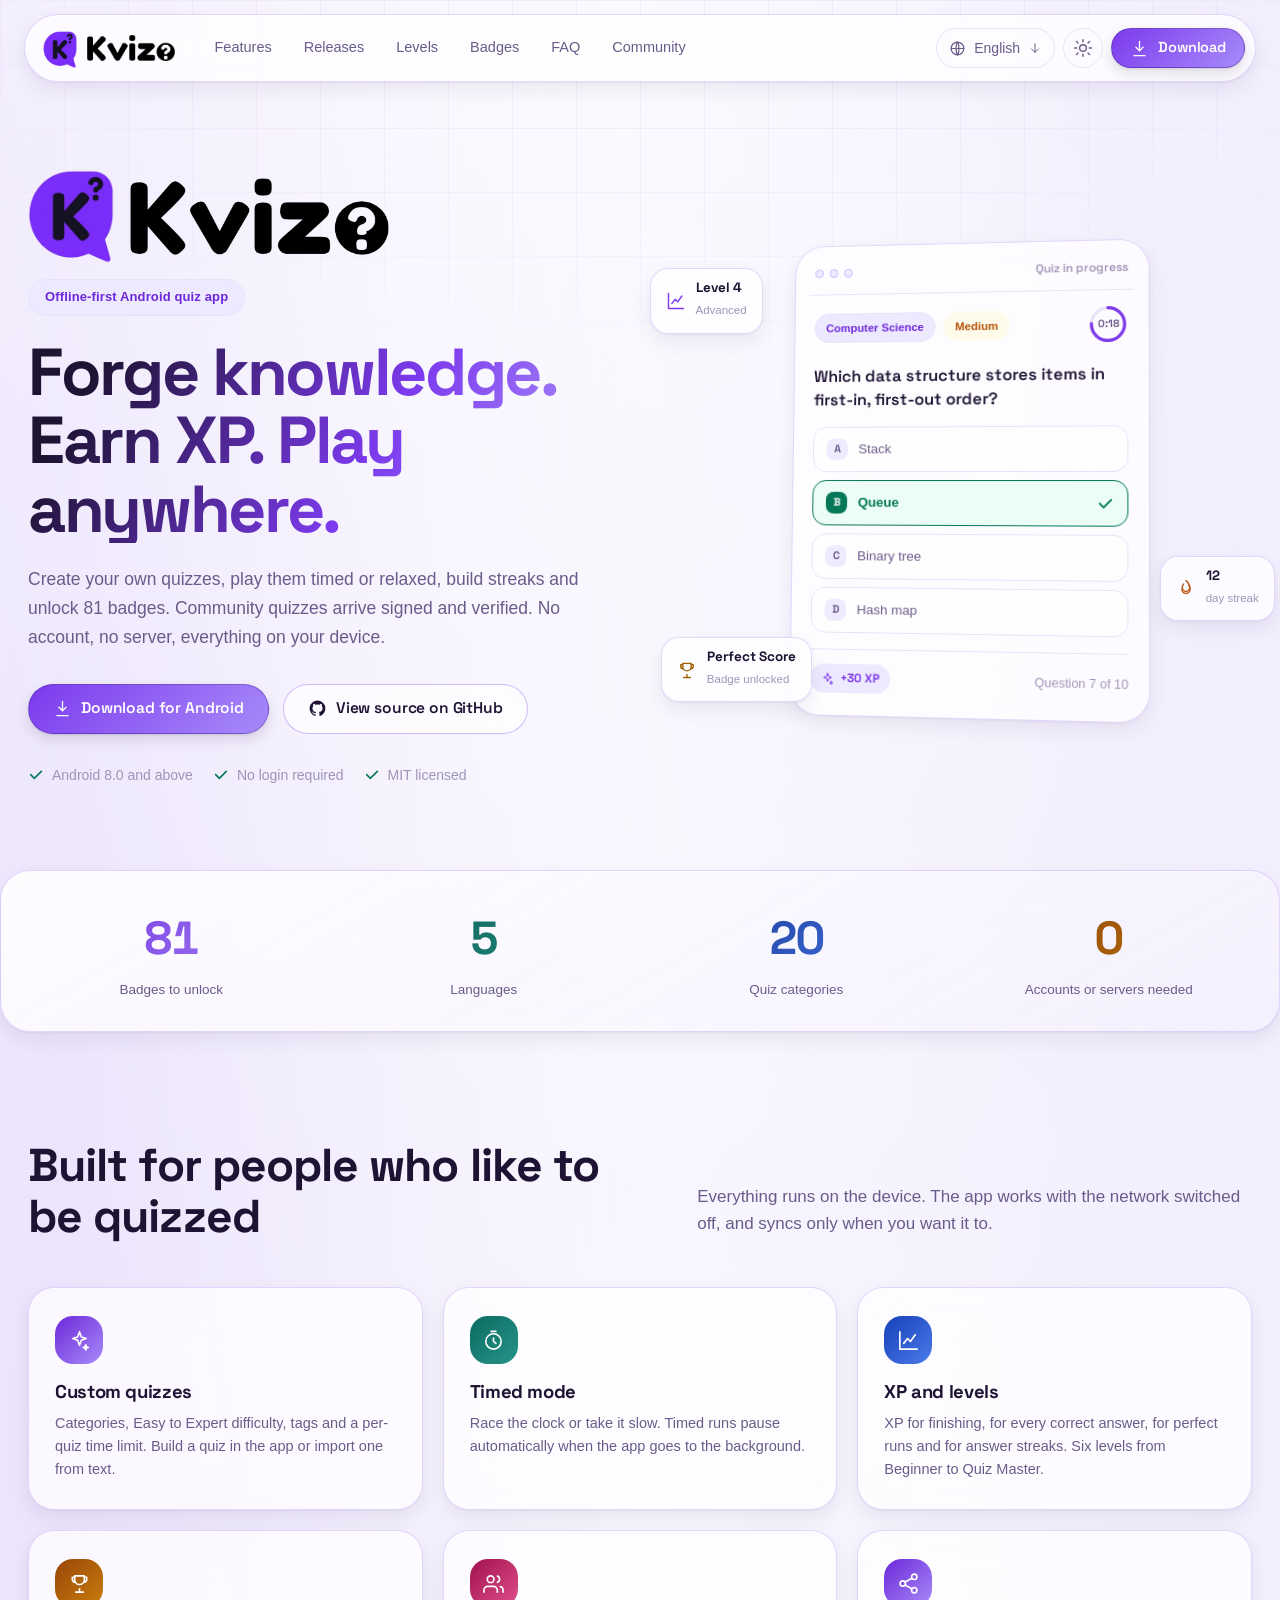
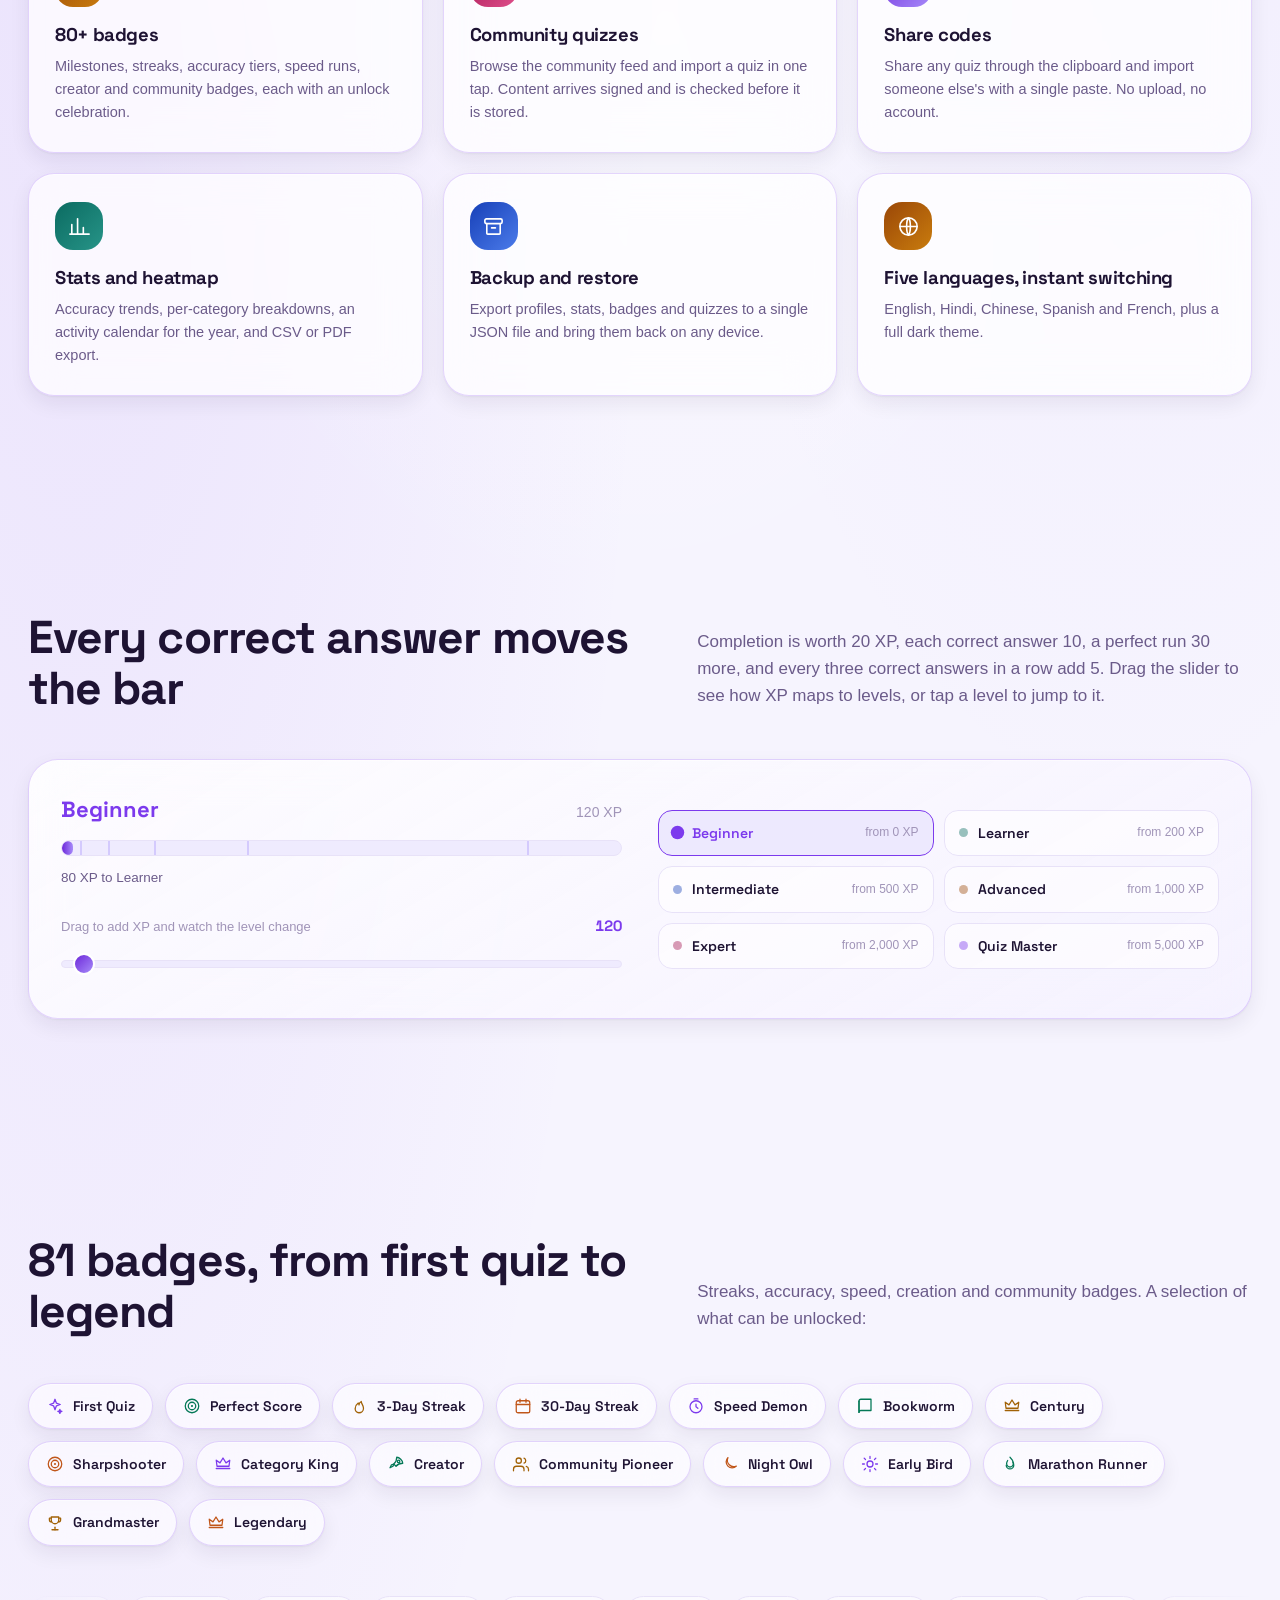
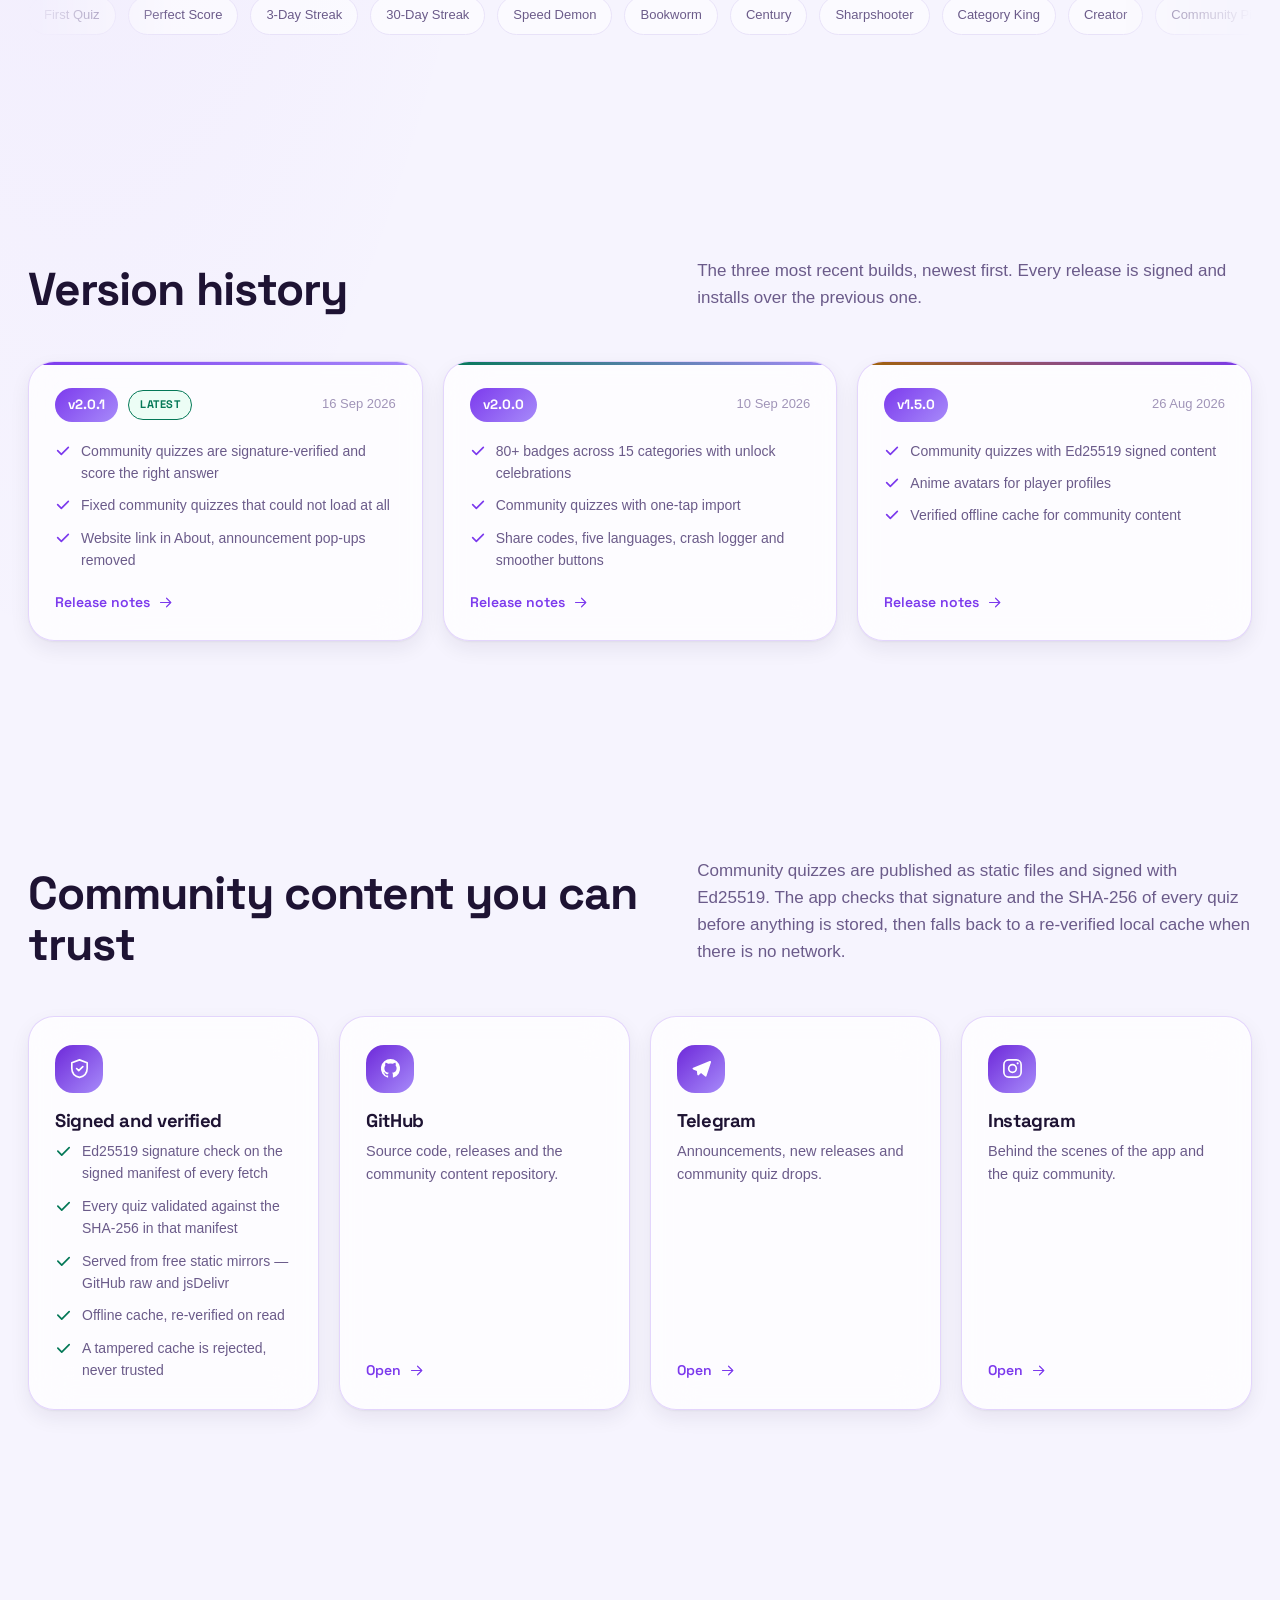
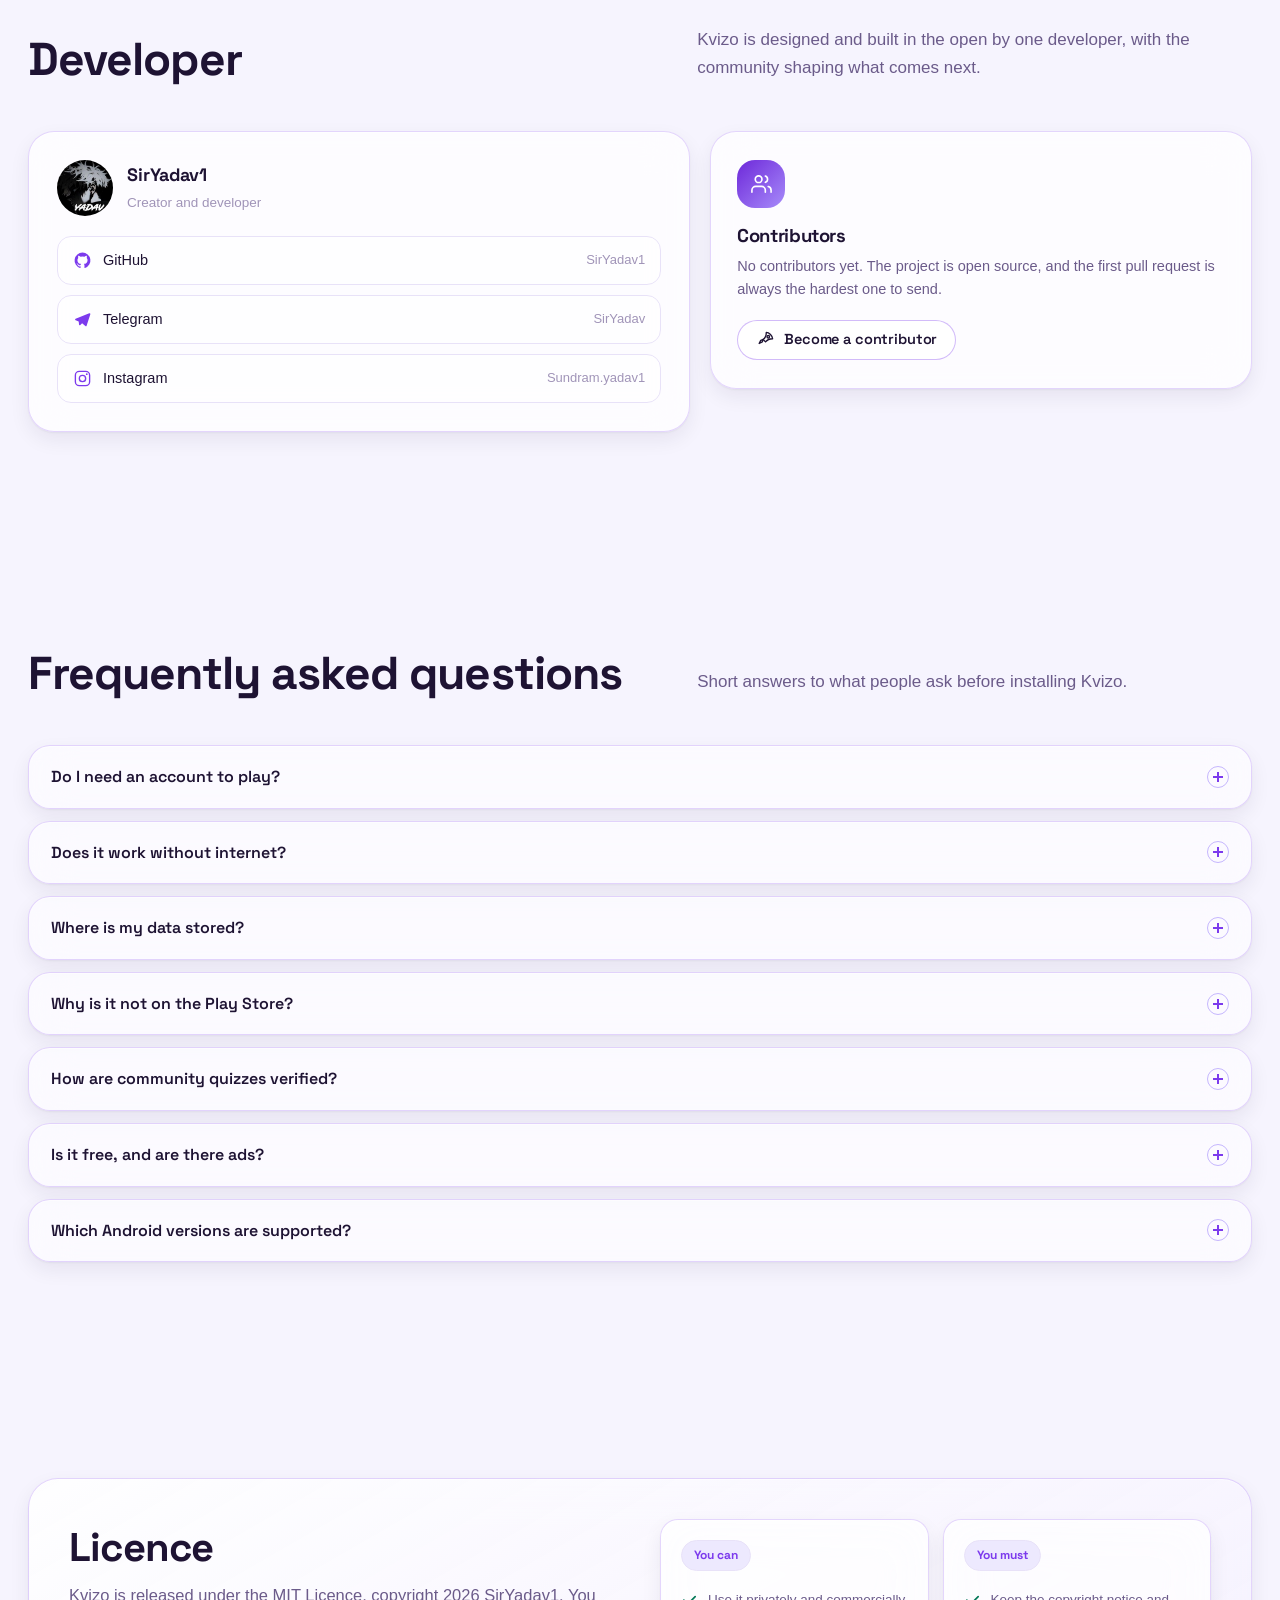
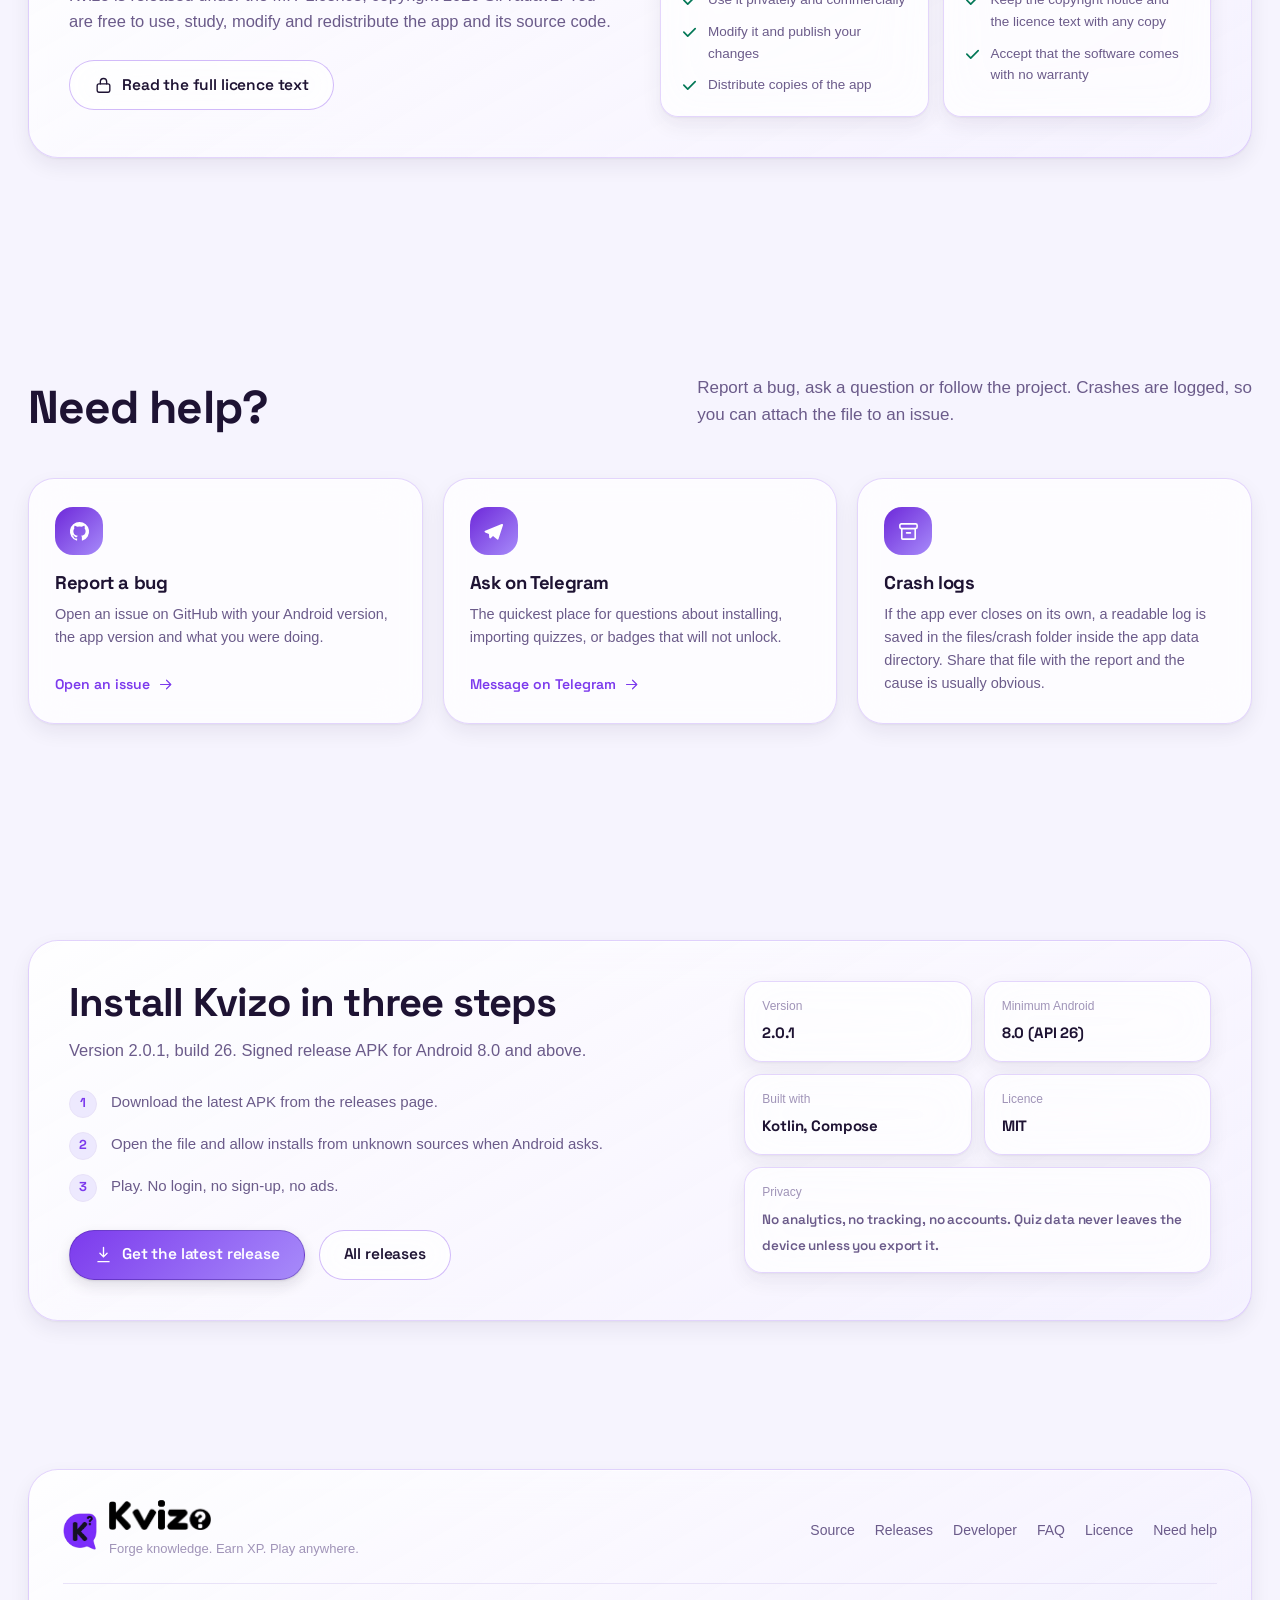
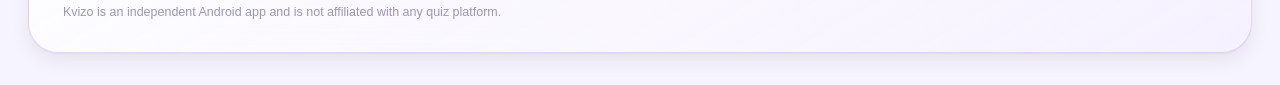
<file: index.html>
<!DOCTYPE html>
<html lang="en" data-theme="light">
<head>
<meta charset="utf-8">
<meta name="viewport" content="width=device-width, initial-scale=1">
<title>Kvizo — Forge knowledge. Earn XP. Play anywhere.</title>
<meta name="description" content="Kvizo is an offline-first Android quiz app built with Kotlin and Jetpack Compose. Create quizzes, earn XP, keep streaks, unlock 81 badges and import signature-verified community quizzes. No account, no server. Latest release: 2.0.1.">
<meta name="theme-color" content="#7C3AED">
<link rel="canonical" href="https://kvizo.indevs.in/">

<meta property="og:type" content="website">
<meta property="og:url" content="https://kvizo.indevs.in/">
<meta property="og:title" content="Kvizo — Forge knowledge. Earn XP. Play anywhere.">
<meta property="og:description" content="Offline-first Android quiz app. Custom quizzes, XP and levels, 81 badges, streaks and signature-verified community quizzes. No account needed. Latest release: 2.0.1 (16 Sep 2026).">
<meta property="og:site_name" content="Kvizo">
<meta property="og:image" content="https://kvizo.indevs.in/assets/img/og-card.png">
<meta property="og:image:width" content="1200">
<meta property="og:image:height" content="630">
<meta property="og:image:alt" content="Kvizo logo — Forge knowledge. Earn XP. Play anywhere.">
<meta name="twitter:card" content="summary_large_image">
<meta name="twitter:image" content="https://kvizo.indevs.in/assets/img/og-card.png">

<link rel="icon" type="image/png" sizes="512x512" href="assets/img/logo-512.png">
<link rel="apple-touch-icon" href="assets/img/logo-512.png">
<link rel="preload" href="assets/fonts/space_grotesk.ttf" as="font" type="font/ttf" crossorigin>
<!-- ?v= is bumped on every visual change so a cached page never pairs with stale CSS/JS -->
<link rel="stylesheet" href="assets/css/style.css?v=2.0.1-7">
</head>
<body>

<svg class="sprite" aria-hidden="true" focusable="false">
  <defs>
    <symbol id="i-list" viewBox="0 0 24 24"><path d="M9 6h11M9 12h11M9 18h11"/><path d="M4 6l1 1 2-2"/><path d="M4 12l1 1 2-2"/><path d="M4 18l1 1 2-2"/></symbol>
    <symbol id="i-timer" viewBox="0 0 24 24"><circle cx="12" cy="13" r="8"/><path d="M12 9.5V13l2.5 2"/><path d="M9.5 2.5h5"/></symbol>
    <symbol id="i-trend" viewBox="0 0 24 24"><path d="M3 3v18h18"/><path d="M7 15l4-5 3 3 5-7"/></symbol>
    <symbol id="i-trophy" viewBox="0 0 24 24"><path d="M8 21h8"/><path d="M12 17.5V21"/><path d="M7 4h10v4a5 5 0 0 1-10 0z"/><path d="M7 5.5H4.5v2a3 3 0 0 0 3 3"/><path d="M17 5.5h2.5v2a3 3 0 0 1-3 3"/></symbol>
    <symbol id="i-users" viewBox="0 0 24 24"><path d="M16 21v-2a4 4 0 0 0-4-4H6a4 4 0 0 0-4 4v2"/><circle cx="9" cy="7.5" r="3.5"/><path d="M22 21v-2a4 4 0 0 0-3-3.85"/><path d="M16 4.2a3.5 3.5 0 0 1 0 6.6"/></symbol>
    <symbol id="i-share" viewBox="0 0 24 24"><circle cx="18" cy="5" r="2.8"/><circle cx="6" cy="12" r="2.8"/><circle cx="18" cy="19" r="2.8"/><path d="M8.5 13.6l7 3.9M15.5 6.5l-7 3.9"/></symbol>
    <symbol id="i-chart" viewBox="0 0 24 24"><path d="M4 20V10M10 20V4M16 20v-7M22 20H2"/></symbol>
    <symbol id="i-archive" viewBox="0 0 24 24"><rect x="3" y="4" width="18" height="5" rx="1.6"/><path d="M5 9v10a1 1 0 0 0 1 1h12a1 1 0 0 0 1-1V9"/><path d="M10 13.5h4"/></symbol>
    <symbol id="i-globe" viewBox="0 0 24 24"><circle cx="12" cy="12" r="9"/><path d="M3 12h18"/><path d="M12 3c2.6 3 2.6 15 0 18-2.6-3-2.6-15 0-18z"/></symbol>
    <symbol id="i-moon" viewBox="0 0 24 24"><path d="M20.5 14.8A8.6 8.6 0 0 1 9.2 3.5a7.2 7.2 0 1 0 11.3 11.3z"/></symbol>
    <symbol id="i-sun" viewBox="0 0 24 24"><circle cx="12" cy="12" r="4"/><path d="M12 2v2.5M12 19.5V22M4.2 4.2l1.8 1.8M18 18l1.8 1.8M2 12h2.5M19.5 12H22M4.2 19.8L6 18M18 6l1.8-1.8"/></symbol>
    <symbol id="i-shield" viewBox="0 0 24 24"><path d="M12 3l8 3v6c0 5-3.4 8.2-8 9.3-4.6-1.1-8-4.3-8-9.3V6z"/><path d="M9 12l2.2 2.2L15.5 10"/></symbol>
    <symbol id="i-check" viewBox="0 0 24 24"><path d="M20 6.5L9.5 17 4 11.5"/></symbol>
    <symbol id="i-arrow" viewBox="0 0 24 24"><path d="M5 12h14M13.5 6l6 6-6 6"/></symbol>
    <symbol id="i-download" viewBox="0 0 24 24"><path d="M12 3v12M7.5 10.5L12 15l4.5-4.5"/><path d="M5 21h14"/></symbol>
    <symbol id="i-offline" viewBox="0 0 24 24"><path d="M2.5 2.5l19 19"/><path d="M8.8 16.4a4.6 4.6 0 0 1 6.4 0"/><path d="M5.2 12.9a9.6 9.6 0 0 1 3.3-2.2"/><path d="M15.5 10.7a9.6 9.6 0 0 1 3.3 2.2"/><path d="M12 20h.01"/></symbol>
    <symbol id="i-lock" viewBox="0 0 24 24"><rect x="4" y="10" width="16" height="10.5" rx="2.4"/><path d="M8 10V7.2a4 4 0 0 1 8 0V10"/></symbol>
    <symbol id="i-sparkle" viewBox="0 0 24 24"><path d="M12 3l1.9 5.3L19 10l-5.1 1.7L12 17l-1.9-5.3L5 10l5.1-1.7z"/><path d="M18.5 16.5l.7 2 2 .7-2 .7-.7 2-.7-2-2-.7 2-.7z"/></symbol>
    <symbol id="i-flame" viewBox="0 0 24 24"><path d="M12 3s4.5 4.2 4.5 8.2A4.5 4.5 0 0 1 12 16a4.5 4.5 0 0 1-4.5-4.8c0-1.6.7-2.8 1.4-3.9"/><path d="M7 13.5a5 5 0 0 0 10 0c0-1.5-.6-3-1.3-4.3"/></symbol>
    <symbol id="i-github" viewBox="0 0 24 24"><path d="M12 2a10 10 0 0 0-3.16 19.49c.5.09.68-.22.68-.48v-1.7c-2.78.6-3.37-1.34-3.37-1.34-.45-1.16-1.1-1.47-1.1-1.47-.9-.62.07-.6.07-.6 1 .07 1.53 1.03 1.53 1.03.88 1.52 2.34 1.08 2.9.83.1-.65.35-1.09.63-1.34-2.22-.25-4.56-1.11-4.56-4.94 0-1.09.39-1.99 1.03-2.69-.1-.25-.45-1.27.1-2.65 0 0 .84-.27 2.75 1.02a9.5 9.5 0 0 1 5 0c1.91-1.29 2.75-1.02 2.75-1.02.55 1.38.2 2.4.1 2.65.64.7 1.03 1.6 1.03 2.69 0 3.84-2.34 4.68-4.57 4.93.36.31.68.92.68 1.85v2.74c0 .27.18.58.69.48A10 10 0 0 0 12 2z"/></symbol>
    <symbol id="i-telegram" viewBox="0 0 24 24"><path d="M21.7 4.3a1 1 0 0 1 .2 1.06l-4.7 14.4a1 1 0 0 1-1.6.44l-4.1-3.4-2.2 2.1a1 1 0 0 1-1.7-.6l-.4-3.7-3.9-1.6a1 1 0 0 1 .03-1.87l17.2-6.9a1 1 0 0 1 1.17 1.47z"/></symbol>
    <symbol id="i-instagram" viewBox="0 0 24 24"><rect x="3" y="3" width="18" height="18" rx="5"/><circle cx="12" cy="12" r="4"/><circle cx="17.4" cy="6.6" r="1.1" fill="currentColor" stroke="none"/></symbol>
    <symbol id="i-book" viewBox="0 0 24 24"><path d="M4 5.5A2.5 2.5 0 0 1 6.5 3H20v15H6.5A2.5 2.5 0 0 0 4 20.5z"/><path d="M4 5.5v15"/></symbol>
    <symbol id="i-target" viewBox="0 0 24 24"><circle cx="12" cy="12" r="9"/><circle cx="12" cy="12" r="5"/><circle cx="12" cy="12" r="1.4" fill="currentColor" stroke="none"/></symbol>
    <symbol id="i-crown" viewBox="0 0 24 24"><path d="M3 18h18"/><path d="M4 15l-1-8 5 3.5L12 4l4 6.5 5-3.5-1 8z"/></symbol>
    <symbol id="i-rocket" viewBox="0 0 24 24"><path d="M13 3c3.5 0 8 4.5 8 8-3 0-7 1.5-9 4l-3-3c2.5-2 4-6 4-9z"/><path d="M9 12l-3 1-2 4 4-2 1-3z"/><circle cx="15.5" cy="8.5" r="1.6"/></symbol>
    <symbol id="i-fire" viewBox="0 0 24 24"><path d="M12 21a6 6 0 0 0 6-6c0-4-3-6-3-9 0 0-3 1.5-3 4.5 0-1-1-2.5-1-2.5S7 11 7 15a5 5 0 0 0 5 6z"/></symbol>
    <symbol id="i-calendar" viewBox="0 0 24 24"><rect x="3" y="5" width="18" height="16" rx="2.5"/><path d="M3 10h18M8 3v4M16 3v4"/></symbol>
  </defs>
</svg>

<div class="scroll-progress" aria-hidden="true"><span id="scrollBar"></span></div>

<div class="decor" aria-hidden="true">
  <span class="grid-lines"></span>
</div>

<header class="nav-wrap">
  <nav class="nav glass" aria-label="Main">
    <a class="brand" href="#top">
      <span class="brand-mark brand-mark--img" aria-hidden="true">
        <img src="assets/img/logo.png" alt="" width="34" height="37" decoding="async">
      </span>
      <img class="wordmark brand-wordmark" src="assets/img/wordmark.png" alt="Kvizo" width="414" height="123" decoding="async">
    </a>

    <ul class="nav-links">
      <li><a href="#features" data-i18n="nav.features">Features</a></li>
      <li><a href="#releases" data-i18n="nav.releases">Releases</a></li>
      <li><a href="#levels" data-i18n="nav.levels">Levels</a></li>
      <li><a href="#badges" data-i18n="nav.badges">Badges</a></li>
      <li><a href="#faq" data-i18n="nav.faq">FAQ</a></li>
      <li><a href="#community" data-i18n="nav.community">Community</a></li>
    </ul>

    <div class="nav-actions">
      <div class="lang" role="group" aria-label="Language">
        <button class="lang-btn" type="button" aria-haspopup="listbox" aria-expanded="false">
          <svg class="ico" aria-hidden="true"><use href="#i-globe"/></svg>
          <span class="lang-current">English</span>
          <svg class="ico chevron" aria-hidden="true"><use href="#i-arrow"/></svg>
        </button>
        <ul class="lang-menu glass" role="listbox">
          <li><button type="button" data-lang="en" role="option">English</button></li>
          <li><button type="button" data-lang="hi" role="option">हिन्दी</button></li>
          <li><button type="button" data-lang="zh" role="option">中文</button></li>
          <li><button type="button" data-lang="es" role="option">Español</button></li>
          <li><button type="button" data-lang="fr" role="option">Français</button></li>
        </ul>
      </div>

      <button class="icon-btn" type="button" id="themeToggle" aria-label="Toggle theme">
        <svg class="ico ico-sun" aria-hidden="true"><use href="#i-sun"/></svg>
        <svg class="ico ico-moon" aria-hidden="true"><use href="#i-moon"/></svg>
      </button>

      <a class="btn btn-primary btn-sm" href="https://github.com/SirYadav1/kvizo/releases/latest" target="_blank" rel="noopener">
        <svg class="ico" aria-hidden="true"><use href="#i-download"/></svg>
        <span data-i18n="nav.download">Download</span>
      </a>
    </div>
  </nav>

  <nav class="mobile-nav" aria-label="Sections">
    <ul>
      <li><a href="#features" data-i18n="nav.features">Features</a></li>
      <li><a href="#releases" data-i18n="nav.releases">Releases</a></li>
      <li><a href="#levels" data-i18n="nav.levels">Levels</a></li>
      <li><a href="#badges" data-i18n="nav.badges">Badges</a></li>
      <li><a href="#community" data-i18n="nav.community">Community</a></li>
      <li><a href="#developer" data-i18n="footer.developer">Developer</a></li>
      <li><a href="#faq" data-i18n="nav.faq">FAQ</a></li>
      <li><a href="#licence" data-i18n="footer.licenceLink">Licence</a></li>
      <li><a href="#help" data-i18n="footer.help">Need help</a></li>
    </ul>
  </nav>
</header>

<main id="top">

  <section class="hero">
    <div class="hero-copy">
      <div class="hero-brand reveal">
        <img class="hero-logo" src="assets/img/logo.png" alt="" width="84" height="91" decoding="async">
        <img class="wordmark hero-wordmark" src="assets/img/wordmark.png" alt="Kvizo" width="414" height="123" decoding="async">
      </div>
      <p class="eyebrow reveal" data-i18n="hero.eyebrow">Offline-first Android quiz app</p>
      <h1 class="hero-title reveal" data-i18n="hero.title">Forge knowledge. Earn XP. Play anywhere.</h1>
      <p class="hero-sub reveal" data-i18n="hero.sub">Create your own quizzes, play them timed or relaxed, build streaks and unlock 81 badges. Community quizzes arrive signed and verified. No account, no server, everything on your device.</p>

      <div class="hero-cta reveal">
        <a class="btn btn-primary" href="https://github.com/SirYadav1/kvizo/releases/latest" target="_blank" rel="noopener">
          <svg class="ico" aria-hidden="true"><use href="#i-download"/></svg>
          <span data-i18n="hero.cta">Download for Android</span>
        </a>
        <a class="btn btn-glass" href="https://github.com/SirYadav1/kvizo" target="_blank" rel="noopener">
          <svg class="ico" aria-hidden="true"><use href="#i-github"/></svg>
          <span data-i18n="hero.ctaAlt">View source on GitHub</span>
        </a>
      </div>

      <ul class="hero-meta reveal">
        <li><svg class="ico" aria-hidden="true"><use href="#i-check"/></svg><span data-i18n="hero.meta1">Android 8.0 and above</span></li>
        <li><svg class="ico" aria-hidden="true"><use href="#i-check"/></svg><span data-i18n="hero.meta2">No login required</span></li>
        <li><svg class="ico" aria-hidden="true"><use href="#i-check"/></svg><span data-i18n="hero.meta3">MIT licensed</span></li>
      </ul>
    </div>

    <div class="hero-visual reveal">
      <div class="phone glass">
        <div class="phone-bar">
          <span class="dot"></span><span class="dot"></span><span class="dot"></span>
          <span class="phone-title" data-i18n="mock.title">Quiz in progress</span>
        </div>
        <div class="phone-body">
          <div class="mock-head">
            <span class="chip chip-violet" data-i18n="mock.category">Computer Science</span>
            <span class="chip chip-amber" data-i18n="mock.difficulty">Medium</span>
            <span class="mock-timer">
              <svg class="ring" viewBox="0 0 44 44" aria-hidden="true">
                <circle class="ring-track" cx="22" cy="22" r="18"/>
                <circle class="ring-fill" cx="22" cy="22" r="18"/>
              </svg>
              <span class="mock-timer-text">0:18</span>
            </span>
          </div>

          <p class="mock-q" data-i18n="mock.question">Which data structure stores items in first-in, first-out order?</p>

          <ul class="mock-options">
            <li class="mock-opt"><span class="opt-key">A</span><span data-i18n="mock.a">Stack</span></li>
            <li class="mock-opt is-correct"><span class="opt-key">B</span><span data-i18n="mock.b">Queue</span><svg class="ico" aria-hidden="true"><use href="#i-check"/></svg></li>
            <li class="mock-opt"><span class="opt-key">C</span><span data-i18n="mock.c">Binary tree</span></li>
            <li class="mock-opt"><span class="opt-key">D</span><span data-i18n="mock.d">Hash map</span></li>
          </ul>

          <div class="mock-foot">
            <span class="xp-chip"><svg class="ico" aria-hidden="true"><use href="#i-sparkle"/></svg><span data-i18n="mock.xp">+30 XP</span></span>
            <span class="mock-progress"><span data-i18n="mock.progress">Question 7 of 10</span></span>
          </div>
        </div>
      </div>

      <div class="float-card glass float-xp">
        <svg class="ico" aria-hidden="true"><use href="#i-trend"/></svg>
        <div>
          <strong data-i18n="float.level">Level 4</strong>
          <span data-i18n="float.title">Advanced</span>
        </div>
      </div>

      <div class="float-card glass float-streak">
        <svg class="ico" aria-hidden="true"><use href="#i-flame"/></svg>
        <div>
          <strong>12</strong>
          <span data-i18n="float.streak">day streak</span>
        </div>
      </div>

      <div class="float-card glass float-badge">
        <svg class="ico" aria-hidden="true"><use href="#i-trophy"/></svg>
        <div>
          <strong data-i18n="float.badge">Perfect Score</strong>
          <span data-i18n="float.badgeSub">Badge unlocked</span>
        </div>
      </div>
    </div>
  </section>

  <section class="statband glass reveal" aria-label="Key numbers">
    <div class="stat">
      <strong class="count" data-count="81">0</strong>
      <span data-i18n="stats.badges">Badges to unlock</span>
    </div>
    <div class="stat">
      <strong class="count" data-count="5">0</strong>
      <span data-i18n="stats.languages">Languages</span>
    </div>
    <div class="stat">
      <strong class="count" data-count="20">0</strong>
      <span data-i18n="stats.categories">Quiz categories</span>
    </div>
    <div class="stat">
      <strong class="count" data-count="0">0</strong>
      <span data-i18n="stats.servers">Accounts or servers needed</span>
    </div>
  </section>

  <section class="section" id="features">
    <div class="section-head">
      <h2 class="reveal" data-i18n="features.title">Built for people who like to be quizzed</h2>
      <p class="reveal" data-i18n="features.sub">Everything runs on the device. The app works with the network switched off, and syncs only when you want it to.</p>
    </div>

    <div class="cards">
      <article class="card glass tilt reveal">
        <span class="card-ico"><svg class="ico" aria-hidden="true"><use href="#i-sparkle"/></svg></span>
        <h3 data-i18n="f1.t">Custom quizzes</h3>
        <p data-i18n="f1.d">Categories, Easy to Expert difficulty, tags and a per-quiz time limit. Build a quiz in the app or import one from text.</p>
      </article>
      <article class="card glass tilt reveal">
        <span class="card-ico"><svg class="ico" aria-hidden="true"><use href="#i-timer"/></svg></span>
        <h3 data-i18n="f2.t">Timed mode</h3>
        <p data-i18n="f2.d">Race the clock or take it slow. Timed runs pause automatically when the app goes to the background.</p>
      </article>
      <article class="card glass tilt reveal">
        <span class="card-ico"><svg class="ico" aria-hidden="true"><use href="#i-trend"/></svg></span>
        <h3 data-i18n="f3.t">XP and levels</h3>
        <p data-i18n="f3.d">XP for finishing, for every correct answer, for perfect runs and for answer streaks. Six levels from Beginner to Quiz Master.</p>
      </article>
      <article class="card glass tilt reveal">
        <span class="card-ico"><svg class="ico" aria-hidden="true"><use href="#i-trophy"/></svg></span>
        <h3 data-i18n="f4.t">80+ badges</h3>
        <p data-i18n="f4.d">Milestones, streaks, accuracy tiers, speed runs, creator and community badges, each with an unlock celebration.</p>
      </article>
      <article class="card glass tilt reveal">
        <span class="card-ico"><svg class="ico" aria-hidden="true"><use href="#i-users"/></svg></span>
        <h3 data-i18n="f5.t">Community quizzes</h3>
        <p data-i18n="f5.d">Browse the community feed and import a quiz in one tap. Content arrives signed and is checked before it is stored.</p>
      </article>
      <article class="card glass tilt reveal">
        <span class="card-ico"><svg class="ico" aria-hidden="true"><use href="#i-share"/></svg></span>
        <h3 data-i18n="f6.t">Share codes</h3>
        <p data-i18n="f6.d">Share any quiz through the clipboard and import someone else's with a single paste. No upload, no account.</p>
      </article>
      <article class="card glass tilt reveal">
        <span class="card-ico"><svg class="ico" aria-hidden="true"><use href="#i-chart"/></svg></span>
        <h3 data-i18n="f7.t">Stats and heatmap</h3>
        <p data-i18n="f7.d">Accuracy trends, per-category breakdowns, an activity calendar for the year, and CSV or PDF export.</p>
      </article>
      <article class="card glass tilt reveal">
        <span class="card-ico"><svg class="ico" aria-hidden="true"><use href="#i-archive"/></svg></span>
        <h3 data-i18n="f8.t">Backup and restore</h3>
        <p data-i18n="f8.d">Export profiles, stats, badges and quizzes to a single JSON file and bring them back on any device.</p>
      </article>
      <article class="card glass tilt reveal">
        <span class="card-ico"><svg class="ico" aria-hidden="true"><use href="#i-globe"/></svg></span>
        <h3 data-i18n="f9.t">Five languages, instant switching</h3>
        <p data-i18n="f9.d">English, Hindi, Chinese, Spanish and French, plus a full dark theme.</p>
      </article>
    </div>
  </section>

  <section class="section" id="levels">
    <div class="section-head">
      <h2 class="reveal" data-i18n="levels.title">Every correct answer moves the bar</h2>
      <p class="reveal" data-i18n="levels.sub">Completion is worth 20 XP, each correct answer 10, a perfect run 30 more, and every three correct answers in a row add 5. Drag the slider to see how XP maps to levels, or tap a level to jump to it.</p>
    </div>

    <div class="levels-panel glass reveal" id="levelsPanel" data-level="1">
      <div class="levels-demo">
        <div class="levels-bar-head">
          <span class="levels-level" id="levelName">Beginner</span>
          <span class="levels-xp" id="levelXp">0 XP</span>
        </div>
        <div class="levels-bar" role="progressbar" aria-valuemin="0" aria-valuemax="100" aria-valuenow="0" id="levelBar" aria-label="Progress across all six XP levels">
          <span class="levels-fill" id="levelFill"></span>
        </div>
        <p class="levels-next" id="levelNext" aria-live="polite">200 XP to Learner</p>

        <label class="levels-slider-label" for="xpSlider">
          <span data-i18n="levels.slider">Drag to add XP and watch the level change</span>
          <output class="levels-out" id="levelOut" for="xpSlider">120</output>
        </label>
        <input class="levels-slider" id="xpSlider" type="range" min="0" max="6000" step="10" value="120" aria-describedby="levelNext">
      </div>

      <ul class="levels-list" id="levelList">
        <li><button type="button" data-xp="0" data-name="level.1"><span class="lv-dot"></span><strong data-i18n="level.1">Beginner</strong><em>0 XP</em></button></li>
        <li><button type="button" data-xp="200" data-name="level.2"><span class="lv-dot"></span><strong data-i18n="level.2">Learner</strong><em>200 XP</em></button></li>
        <li><button type="button" data-xp="500" data-name="level.3"><span class="lv-dot"></span><strong data-i18n="level.3">Intermediate</strong><em>500 XP</em></button></li>
        <li><button type="button" data-xp="1000" data-name="level.4"><span class="lv-dot"></span><strong data-i18n="level.4">Advanced</strong><em>1000 XP</em></button></li>
        <li><button type="button" data-xp="2000" data-name="level.5"><span class="lv-dot"></span><strong data-i18n="level.5">Expert</strong><em>2000 XP</em></button></li>
        <li><button type="button" data-xp="5000" data-name="level.6"><span class="lv-dot"></span><strong data-i18n="level.6">Quiz Master</strong><em>5000 XP</em></button></li>
      </ul>
    </div>
  </section>

  <section class="section" id="badges">
    <div class="section-head">
      <h2 class="reveal" data-i18n="badges.title">81 badges, from first quiz to legend</h2>
      <p class="reveal" data-i18n="badges.sub">Streaks, accuracy, speed, creation and community badges. A selection of what can be unlocked:</p>
    </div>

    <div class="badge-grid">
      <span class="badge glass reveal"><svg class="ico" aria-hidden="true"><use href="#i-sparkle"/></svg><span data-i18n="badge.1">First Quiz</span></span>
      <span class="badge glass reveal"><svg class="ico" aria-hidden="true"><use href="#i-target"/></svg><span data-i18n="badge.2">Perfect Score</span></span>
      <span class="badge glass reveal"><svg class="ico" aria-hidden="true"><use href="#i-fire"/></svg><span data-i18n="badge.3">3-Day Streak</span></span>
      <span class="badge glass reveal"><svg class="ico" aria-hidden="true"><use href="#i-calendar"/></svg><span data-i18n="badge.4">30-Day Streak</span></span>
      <span class="badge glass reveal"><svg class="ico" aria-hidden="true"><use href="#i-timer"/></svg><span data-i18n="badge.5">Speed Demon</span></span>
      <span class="badge glass reveal"><svg class="ico" aria-hidden="true"><use href="#i-book"/></svg><span data-i18n="badge.6">Bookworm</span></span>
      <span class="badge glass reveal"><svg class="ico" aria-hidden="true"><use href="#i-crown"/></svg><span data-i18n="badge.7">Century</span></span>
      <span class="badge glass reveal"><svg class="ico" aria-hidden="true"><use href="#i-target"/></svg><span data-i18n="badge.8">Sharpshooter</span></span>
      <span class="badge glass reveal"><svg class="ico" aria-hidden="true"><use href="#i-crown"/></svg><span data-i18n="badge.9">Category King</span></span>
      <span class="badge glass reveal"><svg class="ico" aria-hidden="true"><use href="#i-rocket"/></svg><span data-i18n="badge.10">Creator</span></span>
      <span class="badge glass reveal"><svg class="ico" aria-hidden="true"><use href="#i-users"/></svg><span data-i18n="badge.11">Community Pioneer</span></span>
      <span class="badge glass reveal"><svg class="ico" aria-hidden="true"><use href="#i-moon"/></svg><span data-i18n="badge.12">Night Owl</span></span>
      <span class="badge glass reveal"><svg class="ico" aria-hidden="true"><use href="#i-sun"/></svg><span data-i18n="badge.13">Early Bird</span></span>
      <span class="badge glass reveal"><svg class="ico" aria-hidden="true"><use href="#i-flame"/></svg><span data-i18n="badge.14">Marathon Runner</span></span>
      <span class="badge glass reveal"><svg class="ico" aria-hidden="true"><use href="#i-trophy"/></svg><span data-i18n="badge.15">Grandmaster</span></span>
      <span class="badge glass reveal"><svg class="ico" aria-hidden="true"><use href="#i-crown"/></svg><span data-i18n="badge.16">Legendary</span></span>
    </div>

    <div class="marquee reveal" aria-hidden="true">
      <div class="marquee-track" id="marqueeTrack"></div>
    </div>
  </section>

  <section class="section" id="releases">
    <div class="section-head">
      <h2 class="reveal" data-i18n="rel.title">Version history</h2>
      <p class="reveal" data-i18n="rel.sub">The three most recent builds, newest first. Every release is signed and installable over the previous one.</p>
    </div>

    <div class="release-grid">
      <article class="release-card glass reveal">
        <header class="release-head">
          <span class="version-chip">v2.0.1</span>
          <span class="latest-tag" data-i18n="rel.latest">Latest</span>
          <time class="release-date" datetime="2026-09-16">16 Sep 2026</time>
        </header>
        <ul class="release-list">
          <li><svg class="ico" aria-hidden="true"><use href="#i-check"/></svg><span data-i18n="r0.h1">Community quizzes are signature-verified and score the right answer</span></li>
          <li><svg class="ico" aria-hidden="true"><use href="#i-check"/></svg><span data-i18n="r0.h2">Fixed community quizzes that could not load at all</span></li>
          <li><svg class="ico" aria-hidden="true"><use href="#i-check"/></svg><span data-i18n="r0.h3">Website link in About, announcement pop-ups removed</span></li>
        </ul>
        <a class="link-more" href="https://github.com/SirYadav1/kvizo/releases/tag/v2.0.1" target="_blank" rel="noopener">
          <span data-i18n="rel.notes">Release notes</span><svg class="ico" aria-hidden="true"><use href="#i-arrow"/></svg>
        </a>
      </article>

      <article class="release-card glass reveal">
        <header class="release-head">
          <span class="version-chip">v2.0.0</span>
          <time class="release-date" datetime="2026-09-10">10 Sep 2026</time>
        </header>
        <ul class="release-list">
          <li><svg class="ico" aria-hidden="true"><use href="#i-check"/></svg><span data-i18n="r1.h1">80+ badges across 15 categories with unlock celebrations</span></li>
          <li><svg class="ico" aria-hidden="true"><use href="#i-check"/></svg><span data-i18n="r1.h2">Community quizzes with one-tap import</span></li>
          <li><svg class="ico" aria-hidden="true"><use href="#i-check"/></svg><span data-i18n="r1.h3">Share codes, five languages, crash logger and smoother buttons</span></li>
        </ul>
        <a class="link-more" href="https://github.com/SirYadav1/kvizo/releases/tag/v2.0.0" target="_blank" rel="noopener">
          <span data-i18n="rel.notes">Release notes</span><svg class="ico" aria-hidden="true"><use href="#i-arrow"/></svg>
        </a>
      </article>

      <article class="release-card glass reveal">
        <header class="release-head">
          <span class="version-chip">v1.5.0</span>
          <time class="release-date" datetime="2026-08-26">26 Aug 2026</time>
        </header>
        <ul class="release-list">
          <li><svg class="ico" aria-hidden="true"><use href="#i-check"/></svg><span data-i18n="r2.h1">Community quizzes with Ed25519 signed content</span></li>
          <li><svg class="ico" aria-hidden="true"><use href="#i-check"/></svg><span data-i18n="r2.h2">Anime avatars for player profiles</span></li>
          <li><svg class="ico" aria-hidden="true"><use href="#i-check"/></svg><span data-i18n="r2.h3">Verified offline cache for community content</span></li>
        </ul>
        <a class="link-more" href="https://github.com/SirYadav1/kvizo/releases/tag/v1.5.0" target="_blank" rel="noopener">
          <span data-i18n="rel.notes">Release notes</span><svg class="ico" aria-hidden="true"><use href="#i-arrow"/></svg>
        </a>
      </article>

    </div>
  </section>

  <section class="section" id="community">
    <div class="section-head">
      <h2 class="reveal" data-i18n="community.title">Community content you can trust</h2>
      <p class="reveal" data-i18n="community.sub">Community quizzes are published as static files and signed with Ed25519. The app checks that signature and the SHA-256 of every quiz before anything is stored, then falls back to a re-verified local cache when there is no network.</p>
    </div>

    <div class="community-grid">
      <article class="card glass community-note reveal">
        <span class="card-ico"><svg class="ico" aria-hidden="true"><use href="#i-shield"/></svg></span>
        <h3 data-i18n="community.cardTitle">Signed and verified</h3>
        <ul class="tick-list">
          <li><svg class="ico" aria-hidden="true"><use href="#i-check"/></svg><span data-i18n="community.v1">Ed25519 signature check on the signed manifest of every fetch</span></li>
          <li><svg class="ico" aria-hidden="true"><use href="#i-check"/></svg><span data-i18n="community.v2">Every quiz validated against the SHA-256 in that manifest</span></li>
          <li><svg class="ico" aria-hidden="true"><use href="#i-check"/></svg><span data-i18n="community.v3">Served from free static mirrors — GitHub raw and jsDelivr</span></li>
          <li><svg class="ico" aria-hidden="true"><use href="#i-check"/></svg><span data-i18n="community.v4">Offline cache, re-verified on read</span></li>
          <li><svg class="ico" aria-hidden="true"><use href="#i-check"/></svg><span data-i18n="community.v5">A tampered cache is rejected, never trusted</span></li>
        </ul>
      </article>

      <a class="card glass link-card tilt reveal" href="https://github.com/SirYadav1" target="_blank" rel="noopener">
        <span class="card-ico"><svg class="ico" aria-hidden="true"><use href="#i-github"/></svg></span>
        <h3>GitHub</h3>
        <p data-i18n="community.l1">Source code, releases and the community content repository.</p>
        <span class="link-more"><span data-i18n="community.open">Open</span><svg class="ico" aria-hidden="true"><use href="#i-arrow"/></svg></span>
      </a>

      <a class="card glass link-card tilt reveal" href="https://t.me/SirYadav" target="_blank" rel="noopener">
        <span class="card-ico"><svg class="ico" aria-hidden="true"><use href="#i-telegram"/></svg></span>
        <h3>Telegram</h3>
        <p data-i18n="community.l2">Announcements, new releases and community quiz drops.</p>
        <span class="link-more"><span data-i18n="community.open">Open</span><svg class="ico" aria-hidden="true"><use href="#i-arrow"/></svg></span>
      </a>

      <a class="card glass link-card tilt reveal" href="https://instagram.com/Sundram.yadav1" target="_blank" rel="noopener">
        <span class="card-ico"><svg class="ico" aria-hidden="true"><use href="#i-instagram"/></svg></span>
        <h3>Instagram</h3>
        <p data-i18n="community.l3">Behind the scenes of the app and the quiz community.</p>
        <span class="link-more"><span data-i18n="community.open">Open</span><svg class="ico" aria-hidden="true"><use href="#i-arrow"/></svg></span>
      </a>
    </div>
  </section>

  <section class="section" id="developer">
    <div class="section-head">
      <h2 class="reveal" data-i18n="dev.title">Developer</h2>
      <p class="reveal" data-i18n="dev.sub">Kvizo is designed and built in the open by one developer, with the community shaping what comes next.</p>
    </div>

    <div class="dev-grid">
      <article class="dev-card glass reveal">
        <div class="dev-head">
          <span class="dev-avatar dev-avatar--photo" aria-hidden="true"><img src="assets/img/avatar.jpg" alt="" width="112" height="112" loading="lazy" decoding="async"></span>
          <div>
            <strong>SirYadav1</strong>
            <span data-i18n="dev.role">Creator and developer</span>
          </div>
        </div>
        <ul class="dev-links">
          <li>
            <a href="https://github.com/SirYadav1" target="_blank" rel="noopener">
              <svg class="ico" aria-hidden="true"><use href="#i-github"/></svg>
              <span>GitHub</span>
              <em>SirYadav1</em>
            </a>
          </li>
          <li>
            <a href="https://t.me/SirYadav" target="_blank" rel="noopener">
              <svg class="ico" aria-hidden="true"><use href="#i-telegram"/></svg>
              <span>Telegram</span>
              <em>SirYadav</em>
            </a>
          </li>
          <li>
            <a href="https://instagram.com/Sundram.yadav1" target="_blank" rel="noopener">
              <svg class="ico" aria-hidden="true"><use href="#i-instagram"/></svg>
              <span>Instagram</span>
              <em>Sundram.yadav1</em>
            </a>
          </li>
        </ul>
      </article>

      <article class="card glass reveal">
        <span class="card-ico"><svg class="ico" aria-hidden="true"><use href="#i-users"/></svg></span>
        <h3 data-i18n="dev.contributors">Contributors</h3>
        <p data-i18n="dev.none">No contributors yet. The project is open source and the first pull request is always the hardest to send.</p>
        <a class="btn btn-glass btn-sm dev-cta" href="https://github.com/SirYadav1/kvizo" target="_blank" rel="noopener">
          <svg class="ico" aria-hidden="true"><use href="#i-rocket"/></svg>
          <span data-i18n="dev.become">Become a contributor</span>
        </a>
      </article>
    </div>
  </section>

  <section class="section" id="faq">
    <div class="section-head">
      <h2 class="reveal" data-i18n="faq.title">Frequently asked questions</h2>
      <p class="reveal" data-i18n="faq.sub">Short answers to what people ask before installing Kvizo.</p>
    </div>

    <div class="faq reveal">
      <details class="faq-item glass">
        <summary><span data-i18n="faq.q1">Do I need an account to play?</span></summary>
        <p data-i18n="faq.a1">No. There is no sign-up, no login and no password. You create a local profile with a name and an avatar, and that is the whole setup.</p>
      </details>
      <details class="faq-item glass">
        <summary><span data-i18n="faq.q2">Does it work without internet?</span></summary>
        <p data-i18n="faq.a2">Yes. Quizzes, stats, badges and streaks all live on the device. The network is only used to check for new releases and to fetch community quizzes, and both fall back to a verified local cache.</p>
      </details>
      <details class="faq-item glass">
        <summary><span data-i18n="faq.q3">Where is my data stored?</span></summary>
        <p data-i18n="faq.a3">In a local database inside the app, on your phone only. There is no analytics service and no tracking. Use Backup to export everything to a JSON file whenever you want a copy.</p>
      </details>
      <details class="faq-item glass">
        <summary><span data-i18n="faq.q4">Why is it not on the Play Store?</span></summary>
        <p data-i18n="faq.a4">Kvizo is distributed as a signed APK from the GitHub releases page, which keeps the app free of store requirements and account services. Android will ask you to allow installs from unknown sources once.</p>
      </details>
      <details class="faq-item glass">
        <summary><span data-i18n="faq.q5">How do community quizzes get verified?</span></summary>
        <p data-i18n="faq.a5">They are published to the community repository as static files and signed by a GitHub Action with a key that only exists as a repository secret. The app verifies that Ed25519 signature and then the SHA-256 of every quiz, so nothing can be published into your app without the key.</p>
      </details>
      <details class="faq-item glass">
        <summary><span data-i18n="faq.q6">Is it free, and are there ads?</span></summary>
        <p data-i18n="faq.a6">It is free and open source under the MIT licence, with no ads, no in-app purchases and no data collection.</p>
      </details>
      <details class="faq-item glass">
        <summary><span data-i18n="faq.q7">Which Android versions are supported?</span></summary>
        <p data-i18n="faq.a7">Android 8.0 (API 26) and above, as a single universal APK for all supported CPU architectures.</p>
      </details>
    </div>
  </section>

  <section class="section" id="licence">
    <div class="licence-panel glass reveal">
      <div class="licence-copy">
        <h2 data-i18n="lic.title">Licence</h2>
        <p data-i18n="lic.sub">Kvizo is released under the MIT Licence, copyright 2026 SirYadav1. You are free to use, study, modify and redistribute the app and its source code.</p>
        <a class="btn btn-glass" href="https://github.com/SirYadav1/kvizo/blob/main/LICENSE" target="_blank" rel="noopener">
          <svg class="ico" aria-hidden="true"><use href="#i-lock"/></svg>
          <span data-i18n="lic.read">Read the full licence text</span>
        </a>
      </div>
      <div class="licence-cols">
        <div class="licence-col glass">
          <span class="licence-tag" data-i18n="lic.can">You can</span>
          <ul class="tick-list">
            <li><svg class="ico" aria-hidden="true"><use href="#i-check"/></svg><span data-i18n="lic.can1">Use it privately and commercially</span></li>
            <li><svg class="ico" aria-hidden="true"><use href="#i-check"/></svg><span data-i18n="lic.can2">Modify it and publish your changes</span></li>
            <li><svg class="ico" aria-hidden="true"><use href="#i-check"/></svg><span data-i18n="lic.can3">Distribute copies of the app</span></li>
          </ul>
        </div>
        <div class="licence-col glass">
          <span class="licence-tag" data-i18n="lic.must">You must</span>
          <ul class="tick-list">
            <li><svg class="ico" aria-hidden="true"><use href="#i-check"/></svg><span data-i18n="lic.must1">Keep the copyright notice and the licence text with any copy</span></li>
            <li><svg class="ico" aria-hidden="true"><use href="#i-check"/></svg><span data-i18n="lic.must2">Accept that the software comes with no warranty</span></li>
          </ul>
        </div>
      </div>
    </div>
  </section>

  <section class="section" id="help">
    <div class="section-head">
      <h2 class="reveal" data-i18n="help.title">Need help?</h2>
      <p class="reveal" data-i18n="help.sub">Report a bug, ask a question or follow the project. Crashes are logged so you can attach the file to an issue.</p>
    </div>

    <div class="help-grid">
      <a class="card glass link-card tilt reveal" href="https://github.com/SirYadav1/kvizo/issues" target="_blank" rel="noopener">
        <span class="card-ico"><svg class="ico" aria-hidden="true"><use href="#i-github"/></svg></span>
        <h3 data-i18n="help.issue.t">Report a bug</h3>
        <p data-i18n="help.issue.d">Open an issue on GitHub with your Android version, the app version and what you were doing.</p>
        <span class="link-more"><span data-i18n="help.issue.cta">Open an issue</span><svg class="ico" aria-hidden="true"><use href="#i-arrow"/></svg></span>
      </a>

      <a class="card glass link-card tilt reveal" href="https://t.me/SirYadav" target="_blank" rel="noopener">
        <span class="card-ico"><svg class="ico" aria-hidden="true"><use href="#i-telegram"/></svg></span>
        <h3 data-i18n="help.tg.t">Ask on Telegram</h3>
        <p data-i18n="help.tg.d">Quickest place for questions about installing, importing quizzes or badges that will not unlock.</p>
        <span class="link-more"><span data-i18n="help.tg.cta">Message on Telegram</span><svg class="ico" aria-hidden="true"><use href="#i-arrow"/></svg></span>
      </a>

      <article class="card glass reveal">
        <span class="card-ico"><svg class="ico" aria-hidden="true"><use href="#i-archive"/></svg></span>
        <h3 data-i18n="help.crash.t">Crash logs</h3>
        <p data-i18n="help.crash.d">If the app ever closes on its own, a readable log is saved in the files/crash folder inside the app data directory. Share that file with the report and the cause is usually obvious.</p>
      </article>
    </div>
  </section>

  <section class="section" id="download">
    <div class="download-panel glass reveal">
      <div class="download-copy">
        <h2 data-i18n="download.title">Install Kvizo in three steps</h2>
        <p data-i18n="download.sub">Version 2.0.1, build 26. Signed release APK for Android 8.0 and above.</p>

        <ol class="steps">
          <li><span class="step-n">1</span><span data-i18n="download.step1">Download the latest APK from the releases page.</span></li>
          <li><span class="step-n">2</span><span data-i18n="download.step2">Open the file and allow installs from unknown sources when Android asks.</span></li>
          <li><span class="step-n">3</span><span data-i18n="download.step3">Play. No login, no sign-up, no ads.</span></li>
        </ol>

        <div class="hero-cta">
          <a class="btn btn-primary" href="https://github.com/SirYadav1/kvizo/releases/latest" target="_blank" rel="noopener">
            <svg class="ico" aria-hidden="true"><use href="#i-download"/></svg>
            <span data-i18n="download.cta">Get the latest release</span>
          </a>
          <a class="btn btn-glass" href="https://github.com/SirYadav1/kvizo/releases" target="_blank" rel="noopener">
            <span data-i18n="download.allReleases">All releases</span>
          </a>
        </div>
      </div>

      <div class="download-facts">
        <div class="fact glass"><span data-i18n="download.f1k">Version</span><strong>2.0.1</strong></div>
        <div class="fact glass"><span data-i18n="download.f2k">Minimum Android</span><strong>8.0 (API 26)</strong></div>
        <div class="fact glass"><span data-i18n="download.f3k">Built with</span><strong>Kotlin, Compose</strong></div>
        <div class="fact glass"><span data-i18n="download.f4k">Licence</span><strong>MIT</strong></div>
        <div class="fact glass fact-wide">
          <span data-i18n="download.f5k">Privacy</span>
          <strong data-i18n="download.f5v">No analytics, no tracking, no accounts. Quiz data never leaves the device unless you export it.</strong>
        </div>
      </div>
    </div>
  </section>

</main>

<footer class="footer glass">
  <div class="footer-inner">
    <div class="footer-brand">
      <span class="brand-mark brand-mark--img" aria-hidden="true">
        <img src="assets/img/logo.png" alt="" width="40" height="43" loading="lazy" decoding="async">
      </span>
      <div>
        <img class="wordmark footer-wordmark" src="assets/img/wordmark.png" alt="Kvizo" width="414" height="123" loading="lazy" decoding="async">
        <span data-i18n="footer.tagline">Forge knowledge. Earn XP. Play anywhere.</span>
      </div>
    </div>

    <ul class="footer-links">
      <li><a href="https://github.com/SirYadav1/kvizo" target="_blank" rel="noopener" data-i18n="footer.source">Source</a></li>
      <li><a href="#releases" data-i18n="footer.releases">Releases</a></li>
      <li><a href="#developer" data-i18n="footer.developer">Developer</a></li>
      <li><a href="#faq" data-i18n="footer.faq">FAQ</a></li>
      <li><a href="#licence" data-i18n="footer.licenceLink">Licence</a></li>
      <li><a href="#help" data-i18n="footer.help">Need help</a></li>
    </ul>

    <p class="footer-note"><span data-i18n="footer.note1">Kvizo is an independent Android app and is not affiliated with any quiz platform.</span></p>
  </div>
</footer>

<button class="to-top" id="toTop" type="button" aria-label="Back to top">
  <svg class="ico" aria-hidden="true"><use href="#i-arrow"/></svg>
</button>

<script src="assets/js/i18n.js?v=2.0.1-2"></script>
<script src="assets/js/main.js?v=2.0.1-2"></script>
</body>
</html>
</file>
<file: assets/css/style.css>
/* ==========================================================================
   Kvizo — website stylesheet
   Mirrors the app's "Forge" design system (Kotlin / Jetpack Compose):
   violet #7C3AED -> #A78BFA, tinted surfaces #F6F4FE, Space Grotesk display,
   deep-violet night theme, floating glass surfaces.
   ========================================================================== */

@font-face {
  font-family: "Space Grotesk";
  src: url("../fonts/space_grotesk.ttf") format("truetype-variations");
  font-weight: 300 700;
  font-style: normal;
  font-display: swap;
}

/* --------------------------------------------------------------------------
   Design tokens
   -------------------------------------------------------------------------- */
:root {
  --violet: #7C3AED;
  --violet-deep: #6D28D9;
  --violet-grad: #A78BFA;
  --violet-light: #A78BFA;
  --violet-pale: #EDE9FE;
  --violet-pale-2: #EFEBFE;
  --violet-border: #E8E2F8;
  --violet-border-strong: #C4B5FD;
  --violet-ink: #6D28D9;
  --violet-text: #7C3AED;

  --ink: #1E1333;
  --ink-sub: #6B5B8A;
  --ink-muted: #A094B8;

  --green: #047857;
  --green-bg: #ECFDF5;
  --amber: #B45309;
  --amber-bg: #FFFBEB;
  --red: #DC2626;
  --orange: #E1661A;
  --mint: #5EEAD4;

  --bg: #F6F4FE;
  --surface: #FFFFFF;
  --surface-alt: #EFEBFE;
  --outline: #E8E2F8;
  --outline-strong: #C4B5FD;

  --glass-bg: rgba(255, 255, 255, 0.74);
  --glass-bg-soft: rgba(255, 255, 255, 0.58);
  --panel-bg: linear-gradient(150deg, rgba(255, 255, 255, 0.88), rgba(244, 241, 255, 0.78));
  --glass-border: rgba(124, 58, 237, 0.2);
  --glass-shadow: 0 1px 2px rgba(30, 19, 51, 0.05), 0 8px 20px rgba(30, 19, 51, 0.07);
  --glass-shadow-lift: 0 2px 4px rgba(30, 19, 51, 0.07), 0 14px 28px rgba(30, 19, 51, 0.1);
  --btn-shadow: 0 1px 2px rgba(30, 19, 51, 0.1), 0 6px 14px rgba(30, 19, 51, 0.12);

  /* icon colours — kept readable on both surfaces */
  --icon-accent: #7C3AED;
  --icon-warm: #C0561A;
  --icon-amber: #A16207;
  --icon-green: #047857;
  --icon-tile-bg: linear-gradient(135deg, #7C3AED, #A78BFA);
  --icon-tile-fg: #FFFFFF;

  /* button tokens */
  --btn-a: #7C3AED;
  --btn-b: #A78BFA;
  --btn-fg: #FFFFFF;
  --btn-glass-bg: rgba(255, 255, 255, 0.7);
  --btn-glass-border: rgba(124, 58, 237, 0.34);
  --btn-border: rgba(52, 20, 130, 0.35);
  --btn-border-hover: rgba(52, 20, 130, 0.5);

  --wash-1: rgba(124, 58, 237, 0.1);
  --wash-2: rgba(167, 139, 250, 0.14);

  /* ------------------------------------------------------------- accents
     Five hues instead of one violet note repeated everywhere. Every hue packs
     four usable parts:
       --hN       ink, for text, dots and borders on a light surface
       --hN-a/-b  gradient stops for the icon tiles (a first, so it is the
                  darker stop and white icons keep their 3:1 contrast)
       --hN-wash  soft background for a selected row
       --hN-g1/g2 opaque stops, for gradient fills and gradient text
     All combinations are covered by the contrast audit. */
  --h1: #7C3AED; --h1-a: #6D28D9; --h1-b: #A78BFA; --h1-wash: #EDE9FE; --h1-fg: #FFFFFF; --h1-g1: #6D28D9; --h1-g2: #A78BFA;
  --h2: #0B6B61; --h2-a: #0B6B61; --h2-b: #279488; --h2-wash: #DCFAF4; --h2-fg: #FFFFFF; --h2-g1: #08564E; --h2-g2: #279488;
  --h3: #1740B8; --h3-a: #1740B8; --h3-b: #4B7BEA; --h3-wash: #E4EBFF; --h3-fg: #FFFFFF; --h3-g1: #12308C; --h3-g2: #4B7BEA;
  --h4: #9A4707; --h4-a: #9A4707; --h4-b: #C97C0E; --h4-wash: #FFF1DC; --h4-fg: #FFFFFF; --h4-g1: #7D3905; --h4-g2: #C97C0E;
  --h5: #A1114E; --h5-a: #A1114E; --h5-b: #E0508C; --h5-wash: #FFE7F0; --h5-fg: #FFFFFF; --h5-g1: #81103F; --h5-g2: #E0508C;

  --hero-grad: linear-gradient(120deg, #1E1333 12%, #7C3AED 58%, #A78BFA 88%);
  --stat-grad: linear-gradient(135deg, #7C3AED, #A78BFA);
  --latest-fg: #047857;
  --latest-bg: #ECFDF5;
  --latest-border: #047857;

  --radius-xs: 10px;
  --radius-sm: 14px;
  --radius-md: 18px;
  --radius-lg: 22px;
  --radius-xl: 26px;
  --radius-2xl: 30px;
  --radius-pill: 999px;

  --maxw: 1340px;
  --nav-h: 68px;

  --ease: cubic-bezier(0.22, 0.61, 0.36, 1);
  --ease-spring: cubic-bezier(0.34, 1.42, 0.64, 1);
}

[data-theme="dark"] body {
  background-image:
    radial-gradient(130% 70% at 50% -12%, rgba(124, 58, 237, 0.22) 0%, rgba(124, 58, 237, 0) 58%),
    radial-gradient(85% 55% at 88% -4%, var(--wash-2) 0%, transparent 62%),
    radial-gradient(75% 55% at 6% 14%, var(--wash-1) 0%, transparent 62%),
    radial-gradient(90% 60% at 50% 104%, var(--wash-3) 0%, transparent 68%);
}

[data-theme="dark"] {
  --hero-grad: linear-gradient(120deg, #F0ECFA 8%, #C4B5FD 52%, #A78BFA 94%);
  --stat-grad: linear-gradient(135deg, #C4B5FD, #A78BFA);
  --latest-fg: #5EEAD4;
  --latest-bg: rgba(94, 234, 212, 0.22);
  --latest-border: rgba(94, 234, 212, 0.7);

  --violet: #A78BFA;
  --violet-deep: #8B5CF6;
  --violet-grad: #C4B5FD;
  --violet-light: #A78BFA;
  --violet-pale: #2A2350;
  --violet-pale-2: #251E44;
  --violet-border: #2C2345;
  --violet-border-strong: #4C3D78;
  --violet-ink: #DDD6FE;
  --violet-text: #C4B5FD;

  /* text is deliberately near-neutral rather than violet-tinted. The panels
     here are violet, so a lavender grey on top of them reads as the same
     colour at a glance even when the contrast ratio passes; keeping the
     chroma low is what separates the copy from the surfaces behind it. */
  --ink: #F0ECFA;
  --ink-sub: #B3A6CE;
  --ink-muted: #7E7399;

  --green: #34D399;
  --green-bg: #0C2B20;
  --amber: #FBBF24;
  --amber-bg: #33230C;

  --bg: #0E0A18;
  --surface: #1A1428;
  --surface-alt: #211A33;
  --outline: #2C2345;
  --outline-strong: #4C3D78;

  --glass-bg: rgba(33, 26, 51, 0.78);
  --glass-bg-soft: rgba(42, 34, 68, 0.62);
  --panel-bg: linear-gradient(150deg, rgba(42, 35, 80, 0.72), rgba(20, 15, 35, 0.94));
  --glass-border: rgba(167, 139, 250, 0.28);
  --glass-shadow: 0 1px 2px rgba(0, 0, 0, 0.5), 0 10px 22px rgba(0, 0, 0, 0.34);
  --glass-shadow-lift: 0 2px 5px rgba(0, 0, 0, 0.55), 0 16px 30px rgba(0, 0, 0, 0.42);
  --btn-shadow: 0 1px 3px rgba(0, 0, 0, 0.6), 0 8px 18px rgba(0, 0, 0, 0.4);

  /* icon colours — lightened so they read on the dark surfaces */
  --icon-accent: #C4B5FD;
  --icon-warm: #FB923C;
  --icon-amber: #FBBF24;
  --icon-green: #34D399;
  --icon-tile-bg: linear-gradient(135deg, #7C3AED, #A78BFA);
  --icon-tile-fg: #FFFFFF;

  /* button tokens: saturated violet, lifted far enough off the near-black page
     to read as a button, while the lightest stop still holds 4.5:1 for the label */
  --btn-a: #6D28D9;
  --btn-b: #8B5CF6;
  --btn-fg: #FFFFFF;
  --btn-glass-bg: rgba(14, 10, 24, 0.92);
  --btn-glass-border: rgba(124, 58, 237, 0.52);
  --btn-border: rgba(174, 155, 255, 0.34);
  --btn-border-hover: rgba(174, 155, 255, 0.6);

  --wash-1: rgba(124, 58, 237, 0.26);
  --wash-2: rgba(167, 139, 250, 0.18);
  --wash-3: rgba(196, 181, 253, 0.12);

  /* accents — the same five hues, kept *opaque* on the dark surfaces. A
     translucent tile composites every hue down to the same muddy violet over
     the near-black page (an orange tile landed on pink, a teal one on blue),
     so the tiles stay solid and only the selected-row wash stays see-through.
     `a` is still the darker stop, which is what holds the white glyph at 3:1. */
  --h1: #C4B5FD; --h1-a: #6D28D9; --h1-b: #8B5CF6; --h1-wash: rgba(124, 58, 237, 0.3); --h1-fg: #FFFFFF; --h1-g1: #C4B5FD; --h1-g2: #A78BFA;
  --h2: #5EEAD4; --h2-a: #0C7368; --h2-b: #2A9E90; --h2-wash: rgba(20, 184, 166, 0.26); --h2-fg: #FFFFFF; --h2-g1: #9BF6E8; --h2-g2: #45C9B8;
  --h3: #93BFFF; --h3-a: #1A48C4; --h3-b: #5084EE; --h3-wash: rgba(59, 102, 219, 0.28); --h3-fg: #FFFFFF; --h3-g1: #B8D2FF; --h3-g2: #7AA5F2;
  --h4: #FBBF24; --h4-a: #A54C08; --h4-b: #C67C0D; --h4-wash: rgba(217, 138, 22, 0.26); --h4-fg: #FFFFFF; --h4-g1: #FFDF9E; --h4-g2: #E0A22B;
  --h5: #FB8FB3; --h5-a: #A91454; --h5-b: #E85A96; --h5-wash: rgba(224, 80, 140, 0.28); --h5-fg: #FFFFFF; --h5-g1: #FFC6DB; --h5-g2: #E86FA4;

}

/* --------------------------------------------------------------------------
   Base
   -------------------------------------------------------------------------- */
*, *::before, *::after { box-sizing: border-box; }

html { scroll-behavior: smooth; -webkit-text-size-adjust: 100%; }

body {
  margin: 0;
  min-height: 100%;
  background-color: var(--bg);
  background-image:
    radial-gradient(130% 70% at 50% -12%, rgba(255, 255, 255, 0.92) 0%, rgba(255, 255, 255, 0) 58%),
    radial-gradient(85% 55% at 88% -4%, var(--wash-2) 0%, transparent 62%),
    radial-gradient(75% 55% at 6% 14%, var(--wash-1) 0%, transparent 62%);
  background-repeat: no-repeat;
  color: var(--ink);
  font-family: -apple-system, BlinkMacSystemFont, "Segoe UI", Roboto, "Helvetica Neue", Arial, sans-serif;
  font-size: 16px;
  line-height: 1.6;
  -webkit-font-smoothing: antialiased;
  overflow-x: hidden;
  transition: background 0.4s var(--ease), color 0.4s var(--ease);
}

h1, h2, h3, .brand-name, strong, .count, .levels-level, .step-n {
  font-family: "Space Grotesk", -apple-system, BlinkMacSystemFont, "Segoe UI", sans-serif;
}

h1, h2, h3 { margin: 0; line-height: 1.1; letter-spacing: -0.02em; }
p { margin: 0; }
ul, ol { margin: 0; padding: 0; list-style: none; }
a { color: inherit; text-decoration: none; }
button { font: inherit; color: inherit; background: none; border: 0; cursor: pointer; }
img, svg { display: block; max-width: 100%; }

::selection { background: rgba(124, 58, 237, 0.28); }

:focus-visible {
  outline: 2px solid var(--violet);
  outline-offset: 3px;
  border-radius: 6px;
}

.sprite { position: absolute; width: 0; height: 0; overflow: hidden; }

.ico {
  width: 20px;
  height: 20px;
  flex: none;
  fill: none;
  stroke: currentColor;
  stroke-width: 1.7;
  stroke-linecap: round;
  stroke-linejoin: round;
}
#i-github path, #i-telegram path { fill: currentColor; stroke: none; }
#i-github { stroke-width: 0; }

/* --------------------------------------------------------------------------
   Background decoration
   -------------------------------------------------------------------------- */
.decor {
  position: fixed;
  inset: 0;
  z-index: 0;
  overflow: hidden;
  pointer-events: none;
}

/*
 * Ambient backdrop: a flat gradient wash plus a faint grid. No blurred colour
 * blobs and no light bloom anywhere in this stylesheet.
 */
.grid-lines {
  position: absolute;
  inset: 0;
  background-image:
    linear-gradient(to right, rgba(124, 58, 237, 0.07) 1px, transparent 1px),
    linear-gradient(to bottom, rgba(124, 58, 237, 0.07) 1px, transparent 1px);
  background-size: 64px 64px;
  -webkit-mask-image: radial-gradient(ellipse 90% 60% at 50% 0%, #000 20%, transparent 75%);
  mask-image: radial-gradient(ellipse 90% 60% at 50% 0%, #000 20%, transparent 75%);
}

/* --------------------------------------------------------------------------
   Glass primitive
   -------------------------------------------------------------------------- */
.glass {
  background: var(--glass-bg);
  border: 1px solid var(--glass-border);
  box-shadow: var(--glass-shadow), inset 0 1px 0 rgba(255, 255, 255, 0.5);
  -webkit-backdrop-filter: blur(22px) saturate(155%);
  backdrop-filter: blur(22px) saturate(155%);
}

[data-theme="dark"] .glass {
  box-shadow: var(--glass-shadow), inset 0 1px 0 rgba(255, 255, 255, 0.06);
}

/*
 * Surface ladder. Large panels carry a tinted gradient, cards sit a step above
 * the page, and small pills sit a step above the cards — so the dark theme has
 * three readable levels instead of one flat tone.
 */
.statband,
.levels-panel,
.licence-panel,
.download-panel,
.footer {
  background: var(--panel-bg);
}

.badge,
.marquee-track span,
.mock-opt,
.faq-item {
  background: var(--glass-bg-soft);
}

/* --------------------------------------------------------------------------
   Accent distribution
   Cards, figures and levels each carry one of the five hues, so scanning the
   page reads as colour instead of one violet note repeated. `--c*` is the
   per-item accent; the defaults below are the violet fallback.
   -------------------------------------------------------------------------- */
.card,
.stat,
.levels-list li,
.levels-panel {
  --c: var(--h1);
  --c-a: var(--h1-a);
  --c-b: var(--h1-b);
  --c-fg: var(--h1-fg);
  --c-wash: var(--h1-wash);
  --c-g1: var(--h1-g1);
  --c-g2: var(--h1-g2);
}

.cards .card:nth-child(5n + 1),
.stat:nth-child(1),
.levels-list li:nth-child(1),
.levels-panel[data-level="1"] {
  --c: var(--h1); --c-a: var(--h1-a); --c-b: var(--h1-b); --c-fg: var(--h1-fg);
  --c-wash: var(--h1-wash); --c-g1: var(--h1-g1); --c-g2: var(--h1-g2);
}
.cards .card:nth-child(5n + 2),
.stat:nth-child(2),
.levels-list li:nth-child(2),
.levels-panel[data-level="2"] {
  --c: var(--h2); --c-a: var(--h2-a); --c-b: var(--h2-b); --c-fg: var(--h2-fg);
  --c-wash: var(--h2-wash); --c-g1: var(--h2-g1); --c-g2: var(--h2-g2);
}
.cards .card:nth-child(5n + 3),
.stat:nth-child(3),
.levels-list li:nth-child(3),
.levels-panel[data-level="3"] {
  --c: var(--h3); --c-a: var(--h3-a); --c-b: var(--h3-b); --c-fg: var(--h3-fg);
  --c-wash: var(--h3-wash); --c-g1: var(--h3-g1); --c-g2: var(--h3-g2);
}
.cards .card:nth-child(5n + 4),
.stat:nth-child(4),
.levels-list li:nth-child(4),
.levels-panel[data-level="4"] {
  --c: var(--h4); --c-a: var(--h4-a); --c-b: var(--h4-b); --c-fg: var(--h4-fg);
  --c-wash: var(--h4-wash); --c-g1: var(--h4-g1); --c-g2: var(--h4-g2);
}
.cards .card:nth-child(5n + 5),
.levels-list li:nth-child(5),
.levels-panel[data-level="5"] {
  --c: var(--h5); --c-a: var(--h5-a); --c-b: var(--h5-b); --c-fg: var(--h5-fg);
  --c-wash: var(--h5-wash); --c-g1: var(--h5-g1); --c-g2: var(--h5-g2);
}
/* the sixth level loops back to violet so no two neighbours share a hue */
.levels-list li:nth-child(6),
.levels-panel[data-level="6"] {
  --c: var(--h1); --c-a: var(--h1-a); --c-b: var(--h1-b); --c-fg: var(--h1-fg);
  --c-wash: var(--h1-wash); --c-g1: var(--h1-g1); --c-g2: var(--h1-g2);
}

/* --------------------------------------------------------------------------
   Navigation
   -------------------------------------------------------------------------- */
.nav-wrap {
  position: sticky;
  top: 0;
  z-index: 50;
  padding: 14px 24px 0;
}

.nav {
  max-width: var(--maxw);
  margin: 0 auto;
  height: var(--nav-h);
  padding: 0 10px 0 18px;
  border-radius: var(--radius-pill);
  display: flex;
  align-items: center;
  gap: 18px;
  transition: box-shadow 0.35s var(--ease), background 0.35s var(--ease);
}

.brand { display: flex; align-items: center; gap: 10px; }

.brand-mark {
  width: 34px; height: 34px;
  border-radius: 12px;
  background: var(--icon-tile-bg);
  display: grid;
  place-items: center;
}
.brand-mark svg { width: 106%; height: 106%; }

/* New app logo: the artwork is a finished badge with its own rounded shape, so no tile
   behind it, no shadow and no overflow — it just sits inside the same box the SVG mark
   used, and the developer card shows the badge itself instead of a cropped circle. */
.brand-mark--img,
.brand-mark--img img {
  background: none;
  box-shadow: none;
  border: 0;
}
.brand-mark--img img {
  width: 100%; height: 100%;
  object-fit: contain;
  display: block;
}

/* Profile photo in the developer card — the avatar fills the circle and is cropped,
   instead of the app badge that used to sit there. */
.dev-avatar--photo img {
  width: 100%; height: 100%;
  object-fit: cover;
  display: block;
}

/* App wordmark — the app name ("kvizo", its "o" drawn as a question mark) that sits
   next to the logo wherever the brand is shown. One black asset; the dark theme flips
   it to white so the ink always reads on the surface behind it. */
.wordmark {
  display: block;
  width: auto;
  height: auto;
  background: none;
  user-select: none;
}
[data-theme="dark"] .wordmark { filter: invert(1); }

/* Measure the two halves of the lockup instead of guessing at them.
   The badge artwork is 392x425 with 6px of bleed all round, so in the 34px-wide brand box
   it draws 36.86px tall and shows 35.8px of ink. The wordmark is cropped to its ink, so its
   CSS height *is* its ink height — the nav is tight for room, so there the name sits at
   26px (0.73 of the mark) and in the roomier footer at 30.4px (0.85). */
.brand-wordmark { height: 26px; }
.footer-wordmark { height: 30.4px; margin-bottom: 5px; }

/* App logo + app name above the hero heading — flat, no box, no shadow */
.hero-brand {
  display: flex;
  align-items: center;
  gap: 16px;
  margin-bottom: 16px;
}
.hero-logo {
  width: 86px; height: auto;
  display: block;
  background: none;
  box-shadow: none;
}
/* the 86px-wide mark draws 90.6px of ink; the name sits at 0.85 of that */
.hero-wordmark { height: 77px; }

@media (max-width: 640px) {
  /* both halves scale down together, so the lockup keeps its proportions — and at 56px the
     whole row is ~237px, which still fits the 284px a 320px-wide phone leaves inside the
     hero padding. */
  .hero-brand { gap: 12px; margin-bottom: 14px; }
  .hero-logo { width: 56px; }
  .hero-wordmark { height: 50.2px; }
}

.brand-name {
  font-size: 21px;
  font-weight: 700;
  letter-spacing: -0.03em;
}

.nav-links {
  display: flex;
  align-items: center;
  gap: 4px;
  margin-left: 8px;
}
.nav-links a {
  display: block;
  padding: 9px 14px;
  border-radius: var(--radius-pill);
  font-size: 14.5px;
  font-weight: 500;
  color: var(--ink-sub);
  transition: color 0.4s var(--ease), background 0.45s var(--ease);
}
.nav-links a:hover { color: var(--violet-text); background: var(--violet-pale); }

.nav-actions {
  margin-left: auto;
  display: flex;
  align-items: center;
  gap: 8px;
}

.lang { position: relative; }

.lang-btn {
  display: flex;
  align-items: center;
  gap: 8px;
  height: 40px;
  padding: 0 12px;
  border-radius: var(--radius-pill);
  border: 1px solid var(--outline);
  font-size: 14px;
  font-weight: 500;
  color: var(--ink-sub);
  transition: border-color 0.25s var(--ease), color 0.25s var(--ease), background 0.25s var(--ease);
}
.lang-btn:hover { color: var(--violet); border-color: var(--violet-border-strong); }
.lang-btn .ico { width: 17px; height: 17px; }
.lang-btn .chevron { width: 14px; height: 14px; transform: rotate(90deg); transition: transform 0.3s var(--ease); }
.lang[data-open="true"] .chevron { transform: rotate(-90deg); }

.lang-menu {
  position: absolute;
  top: calc(100% + 10px);
  right: 0;
  min-width: 168px;
  padding: 6px;
  border-radius: var(--radius-md);
  display: flex;
  flex-direction: column;
  gap: 2px;
  opacity: 0;
  visibility: hidden;
  transform: translateY(-8px) scale(0.97);
  transform-origin: top right;
  transition: opacity 0.24s var(--ease), transform 0.24s var(--ease-spring), visibility 0.24s;
}
.lang[data-open="true"] .lang-menu { opacity: 1; visibility: visible; transform: none; }

.lang-menu button {
  width: 100%;
  text-align: left;
  padding: 9px 12px;
  border-radius: var(--radius-sm);
  font-size: 14.5px;
  color: var(--ink-sub);
  transition: background 0.35s var(--ease), color 0.35s var(--ease);
}
.lang-menu button:hover { background: var(--violet-pale); color: var(--violet-text); }
.lang-menu button[aria-selected="true"] {
  background: var(--violet-pale);
  color: var(--violet-text);
  font-weight: 600;
}

.icon-btn {
  width: 40px; height: 40px;
  border-radius: var(--radius-pill);
  border: 1px solid var(--outline);
  display: grid;
  place-items: center;
  color: var(--ink-sub);
  overflow: hidden;
  transition: color 0.25s var(--ease), border-color 0.25s var(--ease), background 0.25s var(--ease);
}
.icon-btn:hover { color: var(--violet-text); border-color: var(--violet-border-strong); }  .icon-btn .ico { grid-area: 1 / 1; transition: transform 0.45s var(--ease-spring), opacity 0.3s var(--ease); }
.icon-btn .ico-moon { opacity: 0; transform: rotate(-70deg) scale(0.5); }
[data-theme="dark"] .icon-btn .ico-sun { opacity: 0; transform: rotate(70deg) scale(0.5); }
[data-theme="dark"] .icon-btn .ico-moon { opacity: 1; transform: none; }

/*
 * Touch devices and narrow windows: a scrollable strip of section links, since
 * the full link row is hidden below 1080px.
 */
.mobile-nav { display: none; }

@media (max-width: 1080px) {
  .mobile-nav {
    display: block;
    max-width: var(--maxw);
    margin: 10px auto 0;
    overflow-x: auto;
    overscroll-behavior-x: contain;
    -webkit-overflow-scrolling: touch;
    scrollbar-width: none;
    -webkit-mask-image: linear-gradient(90deg, transparent, #000 3%, #000 97%, transparent);
    mask-image: linear-gradient(90deg, transparent, #000 3%, #000 97%, transparent);
  }
  .mobile-nav::-webkit-scrollbar { display: none; }

  .mobile-nav ul {
    display: flex;
    gap: 8px;
    width: max-content;
    padding: 0 4px 6px;
  }

  .mobile-nav a {
    display: block;
    white-space: nowrap;
    padding: 9px 15px;
    border-radius: var(--radius-pill);
    background: var(--glass-bg);
    border: 1px solid var(--glass-border);
    -webkit-backdrop-filter: blur(14px);
    backdrop-filter: blur(14px);
    font-size: 13.5px;
    font-weight: 500;
    color: var(--ink-sub);
    transition: color 0.4s var(--ease), border-color 0.4s var(--ease), background 0.4s var(--ease);
  }
  .mobile-nav a:hover,
  .mobile-nav a:active { color: var(--violet-text); border-color: var(--violet-border-strong); }
}

/* --------------------------------------------------------------------------
   Buttons
   -------------------------------------------------------------------------- */
.btn {
  position: relative;
  overflow: hidden;
  border: 1px solid transparent;
  display: inline-flex;
  align-items: center;
  gap: 9px;
  height: 50px;
  padding: 0 24px;
  border-radius: var(--radius-pill);
  font-size: 15.5px;
  font-weight: 600;
  font-family: "Space Grotesk", sans-serif;
  letter-spacing: -0.01em;
  white-space: nowrap;
  transition:
    transform 0.5s var(--ease-spring),
    background-color 0.55s var(--ease),
    background-image 0.55s var(--ease),
    border-color 0.5s var(--ease),
    color 0.4s var(--ease),
    box-shadow 0.55s var(--ease);
}
.btn .ico { width: 19px; height: 19px; }

.btn-primary {
  color: var(--btn-fg);
  background: linear-gradient(135deg, var(--btn-a), var(--btn-b));
  border-color: var(--btn-border, transparent);
  box-shadow: var(--btn-shadow);
}
.btn-primary:hover { border-color: var(--btn-border-hover, transparent); }

.btn-primary:hover { transform: translateY(-2px); box-shadow: var(--glass-shadow-lift); }
.btn-primary:active { transform: translateY(-1px) scale(0.985); }

.btn-glass {
  color: var(--ink);
  background: var(--btn-glass-bg);
  border: 1px solid var(--btn-glass-border);
  -webkit-backdrop-filter: blur(18px);
  backdrop-filter: blur(18px);
}
.btn-glass:hover {
  transform: translateY(-2px);
  border-color: var(--violet-border-strong);
  color: var(--violet-text);
  box-shadow: var(--glass-shadow-lift);
}
.btn-glass:active { transform: translateY(-1px) scale(0.985); }

.btn-sm { height: 40px; padding: 0 18px; font-size: 14.5px; }

/* --------------------------------------------------------------------------
   Layout
   -------------------------------------------------------------------------- */
main { position: relative; z-index: 1; }

.section {
  max-width: var(--maxw);
  margin: 0 auto;
  padding: 108px 28px;
}

.section-head {
  max-width: 720px;
  margin-bottom: 46px;
}
.section-head h2 {
  font-size: clamp(1.9rem, 3.6vw, 2.9rem);
  font-weight: 700;
  margin-bottom: 14px;
}
.section-head p { color: var(--ink-sub); font-size: 17px; }

/*
 * Wide screens: let the heading and its explanation sit side by side so the
 * full container width is used instead of leaving an empty right-hand side.
 */
@media (min-width: 1100px) {
  .section-head {
    max-width: none;
    display: grid;
    grid-template-columns: minmax(0, 1.05fr) minmax(0, 0.95fr);
    gap: 18px 56px;
    align-items: end;
  }
  .section-head h2 { margin-bottom: 0; }
  .section-head p { padding-bottom: 4px; }
}

/* --------------------------------------------------------------------------
   Hero
   -------------------------------------------------------------------------- */
.hero {
  position: relative;
  z-index: 1;
  max-width: var(--maxw);
  margin: 0 auto;
  padding: 88px 28px 76px;
  display: grid;
  grid-template-columns: 1.02fr 0.98fr;
  gap: 64px;
  align-items: center;
}

.eyebrow {
  display: inline-flex;
  align-items: center;
  gap: 8px;
  padding: 7px 16px;
  margin-bottom: 22px;
  border-radius: var(--radius-pill);
  background: var(--violet-pale);
  border: 1px solid var(--violet-border);
  color: var(--violet-ink);
  font-size: 13px;
  font-weight: 600;
  letter-spacing: 0.01em;
}
[data-theme="dark"] .eyebrow { color: var(--violet-ink); }

/* the idle level dots sit on a darker page than they do in the light theme,
   so the same 0.42 leaves them too faint to read as five separate hues */
[data-theme="dark"] .lv-dot { opacity: 0.6; }

.hero-title {
  font-size: clamp(2.4rem, 5.6vw, 4.15rem);
  font-weight: 700;
  line-height: 1.03;
  letter-spacing: -0.035em;
  margin-bottom: 22px;
  background: var(--hero-grad);
  -webkit-background-clip: text;
  background-clip: text;
  color: transparent;
}

.hero-sub {
  font-size: 17.5px;
  line-height: 1.65;
  color: var(--ink-sub);
  max-width: 34em;
  margin-bottom: 32px;
}

.hero-cta { display: flex; flex-wrap: wrap; gap: 14px; }

.hero-meta {
  display: flex;
  flex-wrap: wrap;
  gap: 20px;
  margin-top: 30px;
  font-size: 14px;
  color: var(--ink-muted);
}
.hero-meta li { display: flex; align-items: center; gap: 8px; }
.hero-meta .ico { width: 16px; height: 16px; color: var(--icon-green); stroke-width: 2.4; }

/* Phone mock ---------------------------------------------------------------- */
.hero-visual {
  position: relative;
  display: grid;
  place-items: center;
  perspective: 1200px;
}

.phone {
  width: min(360px, 100%);
  border-radius: var(--radius-2xl);
  padding: 14px;
  transform: rotateY(-7deg) rotateX(3deg);
  transition: transform 0.7s var(--ease);
  animation: phone-float 7s ease-in-out infinite alternate;
}
.hero-visual:hover .phone { transform: rotateY(0deg) rotateX(0deg) translateY(-6px); }

@keyframes phone-float {
  from { translate: 0 0; }
  to   { translate: 0 -14px; }
}

.phone-bar {
  display: flex;
  align-items: center;
  gap: 6px;
  padding: 4px 6px 12px;
  border-bottom: 1px solid var(--outline);
  margin-bottom: 14px;
}
.phone-bar .dot {
  width: 9px; height: 9px;
  border-radius: 50%;
  background: var(--surface-alt);
  border: 1px solid var(--outline-strong);
}
.phone-title {
  margin-left: auto;
  font-size: 12px;
  font-weight: 600;
  color: var(--ink-muted);
  font-family: "Space Grotesk", sans-serif;
}

.phone-body { padding: 0 6px 8px; }

.mock-head {
  display: flex;
  align-items: center;
  gap: 8px;
  margin-bottom: 18px;
}

.chip {
  padding: 5px 11px;
  border-radius: var(--radius-pill);
  font-size: 11.5px;
  font-weight: 600;
  border: 1px solid transparent;
  white-space: nowrap;
}
.chip-violet { background: var(--violet-pale); color: var(--violet-ink); border-color: var(--violet-border); }
.chip-amber { background: var(--amber-bg); color: var(--amber); border-color: var(--amber-bg); }

.mock-timer { position: relative; margin-left: auto; width: 40px; height: 40px; display: grid; place-items: center; }
.ring { width: 40px; height: 40px; transform: rotate(-90deg); }
.ring circle { fill: none; stroke-width: 3.4; stroke-linecap: round; }
.ring-track { stroke: var(--outline); }
.ring-fill {
  stroke: var(--violet);
  stroke-dasharray: 113;
  stroke-dashoffset: 28;
  animation: ring-countdown 20s linear infinite;
}
@keyframes ring-countdown {
  from { stroke-dashoffset: 0; }
  to   { stroke-dashoffset: 113; }
}
.mock-timer-text {
  position: absolute;
  font-size: 10.5px;
  font-weight: 700;
  font-family: "Space Grotesk", sans-serif;
  color: var(--ink-sub);
}

.mock-q {
  font-size: 16.5px;
  font-weight: 600;
  line-height: 1.42;
  font-family: "Space Grotesk", sans-serif;
  color: var(--ink);
  margin-bottom: 16px;
}

.mock-options { display: flex; flex-direction: column; gap: 8px; }
.mock-opt {
  display: flex;
  align-items: center;
  gap: 11px;
  padding: 11px 13px;
  border-radius: var(--radius-sm);
  background: var(--glass-bg-soft);
  border: 1px solid var(--outline);
  font-size: 13.5px;
  color: var(--ink-sub);
}
.mock-opt .ico { margin-left: auto; width: 17px; height: 17px; }
.opt-key {
  width: 22px; height: 22px;
  border-radius: 8px;
  background: var(--surface-alt);
  display: grid;
  place-items: center;
  font-size: 11px;
  font-weight: 700;
  font-family: "Space Grotesk", sans-serif;
  color: var(--ink-sub);
  flex: none;
}
.mock-opt.is-correct {
  background: var(--green-bg);
  border-color: var(--green);
  color: var(--green);
  font-weight: 600;
}
.mock-opt.is-correct .opt-key { background: var(--green); color: #fff; }
.mock-opt.is-correct .ico { color: var(--green); stroke-width: 2.6; animation: check-pop 4.4s var(--ease) infinite; }

/* a small check-mark pop instead of a pulsing ring */
@keyframes check-pop {
  0%, 50%, 100% { transform: scale(1); }
  12%           { transform: scale(1.28); }
}

.mock-foot {
  display: flex;
  align-items: center;
  justify-content: space-between;
  margin-top: 16px;
  padding-top: 14px;
  border-top: 1px solid var(--outline);
  font-size: 12.5px;
  color: var(--ink-muted);
}
.xp-chip {
  display: inline-flex;
  align-items: center;
  gap: 6px;
  padding: 5px 11px;
  border-radius: var(--radius-pill);
  background: var(--violet-pale);
  color: var(--violet-text);
  font-weight: 700;
  font-family: "Space Grotesk", sans-serif;
  font-size: 12px;
}
.xp-chip .ico { width: 14px; height: 14px; }

/* Floating cards ------------------------------------------------------------ */
.float-card {
  position: absolute;
  display: flex;
  align-items: center;
  gap: 10px;
  padding: 11px 15px;
  border-radius: var(--radius-md);
  animation: float-y 6s ease-in-out infinite alternate;
}
.float-card .ico { width: 20px; height: 20px; color: var(--icon-accent); }
.float-card strong {
  display: block;
  font-size: 13.5px;
  font-weight: 700;
  line-height: 1.2;
}
.float-card span { font-size: 11.5px; color: var(--ink-muted); }

.float-xp     { top: 6%;  left: -6%;  animation-delay: 0.4s; }
.float-streak { bottom: 20%; right: -4%; animation-delay: 1.1s; }
.float-badge  { bottom: 3%; left: -4%; animation-delay: 1.8s; }
.float-streak .ico { color: var(--icon-warm); }
.float-badge .ico { color: var(--icon-amber); }

@keyframes float-y {
  from { translate: 0 0; }
  to   { translate: 0 -12px; }
}

/* --------------------------------------------------------------------------
   Stat band
   -------------------------------------------------------------------------- */
.statband {
  position: relative;
  z-index: 1;
  max-width: var(--maxw);
  margin: 8px auto 0;
  padding: 30px 24px;
  border-radius: var(--radius-2xl);
  display: grid;
  grid-template-columns: repeat(4, 1fr);
  gap: 20px;
}

.stat { text-align: center; }
.stat strong {
  display: block;
  font-size: clamp(2rem, 4vw, 2.9rem);
  font-weight: 700;
  letter-spacing: -0.03em;
  background: linear-gradient(135deg, var(--c-g1), var(--c-g2));
  -webkit-background-clip: text;
  background-clip: text;
  color: transparent;
  font-variant-numeric: tabular-nums;
}
.stat span {
  display: block;
  margin-top: 4px;
  font-size: 13.5px;
  color: var(--ink-sub);
}

/* --------------------------------------------------------------------------
   Feature cards
   -------------------------------------------------------------------------- */
.cards {
  display: grid;
  grid-template-columns: repeat(auto-fit, minmax(300px, 1fr));
  gap: 20px;
}

.card {
  padding: 28px 26px;
  border-radius: var(--radius-xl);
  position: relative;
  overflow: hidden;
  transition: transform 0.5s var(--ease), box-shadow 0.5s var(--ease), border-color 0.5s var(--ease);
}
.card:hover { transform: translateY(-6px); box-shadow: var(--glass-shadow-lift); border-color: var(--c); }

.card-ico {
  width: 48px; height: 48px;
  border-radius: var(--radius-md);
  display: grid;
  place-items: center;
  background: linear-gradient(135deg, var(--c-a), var(--c-b));
  color: var(--c-fg);
  margin-bottom: 18px;
}
.card-ico .ico { width: 23px; height: 23px; }

.card h3 { font-size: 18.5px; font-weight: 700; margin-bottom: 9px; }
.card p { font-size: 14.5px; line-height: 1.6; color: var(--ink-sub); }

/* --------------------------------------------------------------------------
   Levels
   -------------------------------------------------------------------------- */
.levels-panel {
  border-radius: var(--radius-2xl);
  padding: 32px;
  display: grid;
  grid-template-columns: 1fr 1fr;
  gap: 36px;
  align-items: center;
}

.levels-demo { min-width: 0; }

.levels-bar-head {
  display: flex;
  align-items: baseline;
  justify-content: space-between;
  gap: 12px;
  margin-bottom: 12px;
}
/* the level name and the bar both take the hue of the level you are in */
.levels-level {
  font-size: 22px;
  font-weight: 700;
  color: var(--c);
  transition: color 0.5s var(--ease);
}
.levels-level.is-bumped { animation: level-bump 0.6s var(--ease-spring); }
.levels-xp {
  font-size: 14px;
  color: var(--ink-muted);
  font-variant-numeric: tabular-nums;
  white-space: nowrap;
}

.levels-bar {
  height: 16px;
  border-radius: var(--radius-pill);
  background: var(--surface-alt);
  border: 1px solid var(--outline);
  overflow: hidden;
  position: relative;
}
.levels-fill {
  display: block;
  position: relative;
  overflow: hidden;
  height: 100%;
  width: 0;
  border-radius: inherit;
  background: linear-gradient(90deg, var(--c-g1), var(--c-g2));
  transition: width 0.55s var(--ease-spring), background 0.5s var(--ease);
}
/* One mark per level threshold, placed by main.js from the same LEVELS table
   the readout uses. The bar spans the whole XP range, so these marks are what
   keeps the level boundaries visible on it. */
.levels-tick {
  position: absolute;
  top: 0;
  bottom: 0;
  width: 2px;
  margin-left: -1px;
  background: var(--outline-strong);
  opacity: 0.6;
  pointer-events: none;
}

.levels-next {
  margin-top: 11px;
  font-size: 13.5px;
  color: var(--ink-sub);
  font-variant-numeric: tabular-nums;
}

/* --------------------------------------------------------------- xp slider */
.levels-slider-label {
  display: flex;
  align-items: baseline;
  justify-content: space-between;
  gap: 12px;
  margin: 26px 0 4px;
  font-size: 13px;
  color: var(--ink-muted);
  cursor: pointer;
}
.levels-out {
  font-family: "Space Grotesk", -apple-system, BlinkMacSystemFont, "Segoe UI", sans-serif;
  font-size: 15px;
  font-weight: 700;
  color: var(--c);
  font-variant-numeric: tabular-nums;
  transition: color 0.5s var(--ease);
}

.levels-slider {
  -webkit-appearance: none;
  appearance: none;
  display: block;
  width: 100%;
  /* the input is the hit area, so it stays finger-sized while the track
     itself is a thin 8px band */
  height: 44px;
  margin: 2px 0 0;
  padding: 0;
  background: none;
  border: 0;
  cursor: pointer;
  touch-action: pan-y;
}
.levels-slider::-webkit-slider-runnable-track {
  height: 8px;
  border-radius: var(--radius-pill);
  background: var(--surface-alt);
  border: 1px solid var(--outline);
}
.levels-slider::-webkit-slider-thumb {
  -webkit-appearance: none;
  appearance: none;
  width: 22px;
  height: 22px;
  margin-top: -8px;
  border-radius: 50%;
  background: linear-gradient(135deg, var(--c-g1), var(--c-g2));
  border: 2px solid var(--surface);
  transition: transform 0.35s var(--ease-spring), background 0.5s var(--ease);
}
.levels-slider:hover::-webkit-slider-thumb { transform: scale(1.12); }
.levels-slider:active::-webkit-slider-thumb { transform: scale(1.22); }
.levels-slider::-moz-range-track {
  height: 8px;
  border-radius: var(--radius-pill);
  background: var(--surface-alt);
  border: 1px solid var(--outline);
}
.levels-slider::-moz-range-thumb {
  width: 20px;
  height: 20px;
  border-radius: 50%;
  background: var(--c-g1);
  border: 2px solid var(--surface);
}
.levels-slider:focus-visible { outline: 2px solid var(--c); outline-offset: 4px; border-radius: var(--radius-pill); }

@keyframes level-bump {
  0% { transform: none; }
  38% { transform: translateY(-3px) scale(1.05); }
  100% { transform: none; }
}

.levels-list {
  display: grid;
  grid-template-columns: repeat(2, 1fr);
  gap: 10px;
}
.levels-list button {
  width: 100%;
  display: flex;
  align-items: center;
  gap: 10px;
  padding: 11px 14px;
  border-radius: var(--radius-sm);
  border: 1px solid var(--outline);
  background: var(--glass-bg-soft);
  text-align: left;
  transition: transform 0.28s var(--ease-spring), border-color 0.28s var(--ease), background 0.28s var(--ease);
}
.levels-list button:hover { transform: translateY(-3px); border-color: var(--c); }
.levels-list button[aria-pressed="true"] {
  background: var(--c-wash);
  border-color: var(--c);
}
/* each level keeps its own hue, dimmed until it is the one you are in */
.lv-dot {
  width: 9px; height: 9px;
  border-radius: 50%;
  background: var(--c);
  opacity: 0.42;
  flex: none;
  transition: opacity 0.4s var(--ease), transform 0.4s var(--ease-spring);
}
.levels-list button[aria-pressed="true"] .lv-dot { opacity: 1; transform: scale(1.5); }
.levels-list strong { font-size: 14px; font-weight: 600; transition: color 0.4s var(--ease); }
.levels-list button[aria-pressed="true"] strong { color: var(--c); }
.levels-list em { margin-left: auto; font-size: 12px; font-style: normal; color: var(--ink-muted); white-space: nowrap; }

/* --------------------------------------------------------------------------
   Badges
   -------------------------------------------------------------------------- */
.badge-grid {
  display: flex;
  flex-wrap: wrap;
  gap: 12px;
  margin-bottom: 44px;
}
.badge {
  display: inline-flex;
  align-items: center;
  gap: 9px;
  padding: 11px 17px;
  border-radius: var(--radius-pill);
  font-size: 14px;
  font-weight: 600;
  font-family: "Space Grotesk", sans-serif;
  transition: transform 0.3s var(--ease-spring), border-color 0.3s var(--ease);
}
.badge .ico { width: 18px; height: 18px; color: var(--icon-accent); }
/* cycle the icon hue so the badge wall does not read as one flat colour */
.badge:nth-child(4n + 2) .ico { color: var(--icon-green); }
.badge:nth-child(4n + 3) .ico { color: var(--icon-amber); }
.badge:nth-child(4n + 4) .ico { color: var(--icon-warm); }
.badge:hover { transform: translateY(-4px) scale(1.02); border-color: var(--violet-border-strong); }

.marquee {
  position: relative;
  overflow: hidden;
  padding: 6px 0;
  -webkit-mask-image: linear-gradient(90deg, transparent, #000 12%, #000 88%, transparent);
  mask-image: linear-gradient(90deg, transparent, #000 12%, #000 88%, transparent);
}
.marquee-track {
  display: flex;
  gap: 12px;
  width: max-content;
  animation: marquee 48s linear infinite;
}
.marquee:hover .marquee-track { animation-play-state: paused; }
.marquee-track span {
  padding: 8px 15px;
  border-radius: var(--radius-pill);
  border: 1px solid var(--outline);
  background: var(--glass-bg-soft);
  font-size: 13px;
  color: var(--ink-sub);
  white-space: nowrap;
}

@keyframes marquee {
  from { transform: translateX(0); }
  to   { transform: translateX(-50%); }
}

/* --------------------------------------------------------------------------
   Community
   -------------------------------------------------------------------------- */
.community-grid {
  display: grid;
  grid-template-columns: repeat(auto-fit, minmax(255px, 1fr));
  gap: 20px;
}

.tick-list { display: flex; flex-direction: column; gap: 10px; margin-top: 4px; }
.tick-list li { display: flex; align-items: flex-start; gap: 10px; font-size: 14px; color: var(--ink-sub); }
.tick-list .ico { width: 17px; height: 17px; color: var(--icon-green); stroke-width: 2.4; margin-top: 3px; }

.link-card { display: flex; flex-direction: column; }
.link-more {
  margin-top: auto;
  padding-top: 18px;
  display: inline-flex;
  align-items: center;
  gap: 7px;
  font-size: 14px;
  font-weight: 600;
  font-family: "Space Grotesk", sans-serif;
  color: var(--violet-text);
}
.link-more .ico { width: 17px; height: 17px; transition: transform 0.3s var(--ease-spring); }
.link-card:hover .link-more .ico { transform: translateX(4px); }

/* --------------------------------------------------------------------------
   Releases
   -------------------------------------------------------------------------- */
.release-grid {
  display: grid;
  grid-template-columns: repeat(auto-fit, minmax(300px, 1fr));
  gap: 20px;
}

.release-card {
  position: relative;
  overflow: hidden;
  padding: 26px;
  border-radius: var(--radius-xl);
  display: flex;
  flex-direction: column;
  transition: transform 0.5s var(--ease), box-shadow 0.5s var(--ease), border-color 0.5s var(--ease);
}
.release-card:hover { transform: translateY(-6px); box-shadow: var(--glass-shadow-lift); border-color: var(--violet); }

.release-head {
  display: flex;
  align-items: center;
  gap: 10px;
  flex-wrap: wrap;
  margin-bottom: 18px;
}

/* colour bar so each release tile reads as its own card */
.release-card::before {
  content: "";
  position: absolute;
  top: 0;
  left: 0;
  right: 0;
  height: 3px;
  background: linear-gradient(90deg, var(--violet), var(--violet-grad));
}
.release-card:nth-child(2)::before { background: linear-gradient(90deg, var(--icon-green), var(--violet-grad)); }
.release-card:nth-child(3)::before { background: linear-gradient(90deg, var(--icon-amber), var(--violet)); }

.version-chip {
  padding: 6px 13px;
  border-radius: var(--radius-pill);
  background: var(--icon-tile-bg);
  color: var(--icon-tile-fg);
  font-family: "Space Grotesk", sans-serif;
  font-weight: 700;
  font-size: 13.5px;
}

.latest-tag {
  padding: 5px 11px;
  border-radius: var(--radius-pill);
  background: var(--latest-bg);
  border: 1px solid var(--latest-border);
  color: var(--latest-fg);
  font-family: "Space Grotesk", sans-serif;
  font-size: 11px;
  font-weight: 700;
  text-transform: uppercase;
  letter-spacing: 0.05em;
}

.release-date {
  margin-left: auto;
  font-size: 13px;
  color: var(--ink-muted);
  font-variant-numeric: tabular-nums;
}

.release-list { display: flex; flex-direction: column; gap: 10px; margin-bottom: 20px; }
.release-list li { display: flex; align-items: flex-start; gap: 10px; font-size: 14px; color: var(--ink-sub); }
.release-list .ico { width: 16px; height: 16px; margin-top: 3px; color: var(--icon-accent); stroke-width: 2.5; }
.release-card .link-more { margin-top: auto; padding-top: 0; }

/* --------------------------------------------------------------------------
   Developer
   -------------------------------------------------------------------------- */
.dev-grid {
  display: grid;
  grid-template-columns: 1.1fr 0.9fr;
  gap: 20px;
  align-items: start;
}

.dev-card { padding: 28px; border-radius: var(--radius-xl); }

.dev-head { display: flex; align-items: center; gap: 14px; margin-bottom: 20px; }
.dev-avatar {
  width: 56px; height: 56px;
  flex: none;
  border-radius: 50%;
  display: grid;
  place-items: center;
  overflow: hidden;
  background: var(--icon-tile-bg);
}
.dev-avatar svg { width: 76%; height: 76%; }
.dev-head strong { display: block; font-size: 18px; font-weight: 700; }
.dev-head span { font-size: 13.5px; color: var(--ink-muted); }

.dev-links { display: flex; flex-direction: column; gap: 10px; }
.dev-links a {
  display: flex;
  align-items: center;
  gap: 11px;
  padding: 12px 15px;
  border-radius: var(--radius-sm);
  border: 1px solid var(--outline);
  background: var(--glass-bg-soft);
  font-size: 14.5px;
  transition: transform 0.45s var(--ease-spring), border-color 0.45s var(--ease), color 0.4s var(--ease), background 0.45s var(--ease);
}
.dev-links a:hover { transform: translateX(4px); border-color: var(--violet-border-strong); color: var(--violet-text); }
.dev-links .ico { width: 19px; height: 19px; color: var(--icon-accent); }
.dev-links em { margin-left: auto; font-style: normal; font-size: 13px; color: var(--ink-muted); }
.dev-cta { margin-top: 18px; }

/* --------------------------------------------------------------------------
   FAQ
   -------------------------------------------------------------------------- */
.faq { display: flex; flex-direction: column; gap: 12px; }

.faq-item {
  border-radius: var(--radius-lg);
  transition: border-color 0.3s var(--ease), box-shadow 0.3s var(--ease);
}
.faq-item[open] { border-color: var(--violet); box-shadow: var(--glass-shadow-lift); }

.faq-item summary {
  display: flex;
  align-items: center;
  gap: 14px;
  padding: 18px 22px;
  cursor: pointer;
  font-family: "Space Grotesk", sans-serif;
  font-weight: 600;
  font-size: 16px;
  list-style: none;
  transition: color 0.4s var(--ease);
}
.faq-item summary::-webkit-details-marker { display: none; }
.faq-item summary:hover { color: var(--violet-text); }

/* plus / minus indicator, drawn with gradients so nothing extra is loaded */
.faq-item summary::after {
  content: "";
  width: 22px; height: 22px;
  flex: none;
  margin-left: auto;
  border-radius: 50%;
  border: 1px solid var(--violet-border-strong);
  background-image:
    linear-gradient(var(--violet), var(--violet)),
    linear-gradient(var(--violet), var(--violet));
  background-position: center, center;
  background-size: 10px 2px, 2px 10px;
  background-repeat: no-repeat;
  transition: transform 0.35s var(--ease-spring), background-size 0.3s var(--ease);
}
.faq-item[open] summary::after { transform: rotate(90deg); background-size: 10px 2px, 2px 0; }

.faq-item p {
  padding: 0 22px 20px;
  font-size: 14.5px;
  line-height: 1.65;
  color: var(--ink-sub);
}
.faq-item[open] p { animation: faq-in 0.35s var(--ease); }

@keyframes faq-in {
  from { opacity: 0; transform: translateY(-6px); }
  to   { opacity: 1; transform: none; }
}

/* --------------------------------------------------------------------------
   Licence
   -------------------------------------------------------------------------- */
.licence-panel {
  border-radius: var(--radius-2xl);
  padding: 40px;
  display: grid;
  grid-template-columns: 1fr 1fr;
  gap: 40px;
  align-items: center;
}
.licence-copy h2 { font-size: clamp(1.8rem, 3.2vw, 2.5rem); margin-bottom: 12px; }
.licence-copy p { color: var(--ink-sub); font-size: 16.5px; margin-bottom: 26px; }

/* long translations must never blow the grid wider than the viewport */
.licence-copy, .licence-cols, .licence-col, .download-copy, .download-facts, .dev-grid > * { min-width: 0; }
.tick-list li span, .steps li span, .release-list li span, .fact strong { overflow-wrap: anywhere; }

.licence-cols { display: grid; grid-template-columns: repeat(2, 1fr); gap: 14px; }
.licence-col { padding: 20px; border-radius: var(--radius-md); }
.licence-tag {
  display: inline-block;
  margin-bottom: 14px;
  padding: 5px 12px;
  border-radius: var(--radius-pill);
  background: var(--violet-pale);
  border: 1px solid var(--violet-border);
  color: var(--violet-text);
  font-family: "Space Grotesk", sans-serif;
  font-size: 12px;
  font-weight: 700;
}
.licence-col .tick-list li { font-size: 13.5px; }

/* --------------------------------------------------------------------------
   Help
   -------------------------------------------------------------------------- */
.help-grid {
  display: grid;
  grid-template-columns: repeat(auto-fit, minmax(280px, 1fr));
  gap: 20px;
}

/* --------------------------------------------------------------------------
   Download
   -------------------------------------------------------------------------- */
.download-panel {
  border-radius: var(--radius-2xl);
  padding: 40px;
  display: grid;
  grid-template-columns: 1.15fr 0.85fr;
  gap: 44px;
  align-items: start;
}

.download-copy h2 { font-size: clamp(1.8rem, 3.2vw, 2.5rem); margin-bottom: 12px; }
.download-copy > p { color: var(--ink-sub); font-size: 16.5px; margin-bottom: 26px; }
.download-copy .hero-cta { margin-top: 28px; }

.steps { display: flex; flex-direction: column; gap: 14px; }
.steps li { display: flex; align-items: flex-start; gap: 14px; font-size: 15px; color: var(--ink-sub); }
.step-n {
  width: 28px; height: 28px;
  flex: none;
  border-radius: 50%;
  display: grid;
  place-items: center;
  background: var(--violet-pale);
  border: 1px solid var(--violet-border);
  color: var(--violet);
  font-size: 13px;
  font-weight: 700;
}

.download-facts {
  display: grid;
  grid-template-columns: repeat(2, 1fr);
  gap: 12px;
}
.fact {
  padding: 15px 17px;
  border-radius: var(--radius-md);
}
.fact span { display: block; font-size: 12px; color: var(--ink-muted); margin-bottom: 4px; }
.fact strong { font-size: 15px; font-weight: 700; letter-spacing: -0.01em; }
.fact-wide { grid-column: 1 / -1; }
.fact-wide strong { font-size: 13.5px; font-weight: 600; line-height: 1.5; color: var(--ink-sub); }

/* --------------------------------------------------------------------------
   Footer
   -------------------------------------------------------------------------- */
.footer {
  position: relative;
  z-index: 1;
  margin: 40px auto 32px;
  max-width: var(--maxw);
  border-radius: var(--radius-2xl);
  padding: 30px 34px;
  width: calc(100% - 56px);
}
.footer-inner {
  display: flex;
  flex-wrap: wrap;
  align-items: center;
  gap: 22px;
}
.footer-brand { display: flex; align-items: center; gap: 12px; }
.footer-brand strong { display: block; font-size: 16px; font-weight: 700; }
.footer-brand span { font-size: 13px; color: var(--ink-muted); }

.footer-links { display: flex; flex-wrap: wrap; gap: 20px; margin-left: auto; }
.footer-links a {
  font-size: 14px;
  color: var(--ink-sub);
  transition: color 0.25s var(--ease);
}
.footer-links a:hover { color: var(--violet-text); }

.footer-note {
  flex-basis: 100%;
  padding-top: 18px;
  border-top: 1px solid var(--outline);
  font-size: 12.5px;
  color: var(--ink-muted);
}

/* --------------------------------------------------------------------------
   Scroll progress bar + back to top
   -------------------------------------------------------------------------- */
.scroll-progress {
  position: fixed;
  top: 0; left: 0; right: 0;
  height: 3px;
  z-index: 60;
  pointer-events: none;
}
.scroll-progress span {
  display: block;
  height: 100%;
  width: 0;
  border-radius: 0 3px 3px 0;
  background: linear-gradient(90deg, var(--btn-a), var(--btn-b));
}

.nav.is-scrolled {
  background: var(--glass-bg);
  box-shadow: var(--glass-shadow-lift), inset 0 1px 0 rgba(255, 255, 255, 0.5);
}

.to-top {
  position: fixed;
  right: 22px;
  bottom: 22px;
  z-index: 55;
  width: 46px;
  height: 46px;
  border-radius: 50%;
  display: grid;
  place-items: center;
  background: var(--btn-glass-bg);
  border: 1px solid var(--btn-glass-border);
  color: var(--violet-text);
  -webkit-backdrop-filter: blur(18px);
  backdrop-filter: blur(18px);
  box-shadow: var(--glass-shadow);
  opacity: 0;
  visibility: hidden;
  transform: translateY(16px) scale(0.9);
  transition: opacity 0.35s var(--ease), transform 0.4s var(--ease-spring), visibility 0.35s, border-color 0.3s var(--ease), color 0.3s var(--ease);
}
.to-top .ico { width: 20px; height: 20px; transform: rotate(-90deg); }
.to-top.is-visible { opacity: 1; visibility: visible; transform: none; }
.to-top:hover { border-color: var(--violet-border-strong); color: var(--violet-text); transform: translateY(-3px); }

/* --------------------------------------------------------------------------
   Scroll reveal
   -------------------------------------------------------------------------- */
/*
 * The reveal travels on the standalone `translate` property so it never fights
 * the hover transform, and cards, badges and release tiles also scale in.
 */
.reveal {
  opacity: 0;
  translate: 0 24px;
  transition: opacity 0.7s var(--ease), translate 0.7s var(--ease), scale 0.7s var(--ease-spring);
  transition-delay: var(--d, 0s);
}
.reveal.in { opacity: 1; translate: 0 0; }

.card.reveal, .badge.reveal, .release-card.reveal {
  scale: 0.96;
  transition:
    opacity 0.7s var(--ease),
    translate 0.7s var(--ease),
    scale 0.7s var(--ease-spring),
    transform 0.4s var(--ease),
    box-shadow 0.4s var(--ease),
    border-color 0.4s var(--ease);
}
.card.reveal.in, .badge.reveal.in, .release-card.reveal.in { scale: 1; }

/* stat numbers pop when the band arrives */
.statband.in .stat strong { animation: stat-pop 0.85s var(--ease-spring) both; }
.statband.in .stat:nth-child(2) strong { animation-delay: 0.09s; }
.statband.in .stat:nth-child(3) strong { animation-delay: 0.18s; }
.statband.in .stat:nth-child(4) strong { animation-delay: 0.27s; }

@keyframes stat-pop {
  0%   { transform: scale(0.88); opacity: 0.3; }
  62%  { transform: scale(1.04); }
  100% { transform: none; opacity: 1; }
}

/* gentle pointer parallax on the hero artwork */
.hero-visual {
  translate: var(--px, 0px) var(--py, 0px);
  transition: translate 0.7s var(--ease);
}

/* --------------------------------------------------------------------------
   Responsive
   -------------------------------------------------------------------------- */
@media (max-width: 1080px) {
  .nav-links { display: none; }
  .hero { grid-template-columns: 1fr; gap: 60px; padding-top: 56px; }
  .hero-visual { order: 2; }
  .phone { transform: none; }
  .statband { grid-template-columns: repeat(2, 1fr); gap: 26px; }
  .levels-panel { grid-template-columns: 1fr; gap: 28px; }
  .download-panel { grid-template-columns: 1fr; gap: 32px; }
  .dev-grid { grid-template-columns: 1fr; }
  .licence-panel { grid-template-columns: 1fr; gap: 30px; }
  /* single-column hero: keep the floating cards inside the viewport */
  .float-xp { left: 0; }
  .float-streak { right: 0; }
  .float-badge { left: 0; }
}

@media (max-width: 760px) {
  .section { padding: 72px 18px; }
  .hero { padding: 40px 18px 56px; }
  .nav-wrap { padding: 10px 12px 0; }
  .nav { padding: 0 8px 0 12px; gap: 8px; }
  .brand-name, .brand-wordmark { display: none; }
  .lang-btn { padding: 0 10px; }
  .btn-sm { padding: 0 14px 0 12px; }
  .float-xp { left: -10px; }
  .float-streak { right: -10px; }
  .float-badge { left: -6px; }
  .to-top { right: 14px; bottom: 14px; width: 42px; height: 42px; }
  .levels-list { grid-template-columns: 1fr; }
  .licence-cols { grid-template-columns: 1fr; }
  .faq-item summary { padding: 16px 18px; font-size: 15px; }
  .section-head { margin-bottom: 32px; }
  .card h3 { font-size: 17.5px; }
  .faq-item p { padding: 0 18px 18px; }
  .download-panel, .levels-panel, .licence-panel { padding: 26px 22px; }
  .footer { padding: 24px 22px; }
  .footer-links { margin-left: 0; }
  .mock-q { font-size: 15.5px; }
}

@media (max-width: 520px) {
  .lang-current, .lang-btn .chevron { display: none; }
  .btn-sm span { display: none; }
  /* let button labels wrap instead of forcing a wider layout */
  .btn {
    height: auto;
    min-height: 48px;
    padding: 12px 20px;
    white-space: normal;
    line-height: 1.25;
    text-align: center;
  }
  .btn-sm { height: auto; min-height: 40px; padding: 9px 14px; }
  .hero-cta { gap: 10px; }
}

@media (max-width: 460px) {
  .hero-title { font-size: 2.1rem; }
  .brand-mark { width: 30px; height: 30px; }
  .nav { height: 60px; }
  .statband { grid-template-columns: 1fr; }
  .float-card { display: none; }
  .hero-cta .btn { width: 100%; justify-content: center; }
  .download-facts { grid-template-columns: 1fr; }
}

/* --------------------------------------------------------------------------
   Reduced motion
   -------------------------------------------------------------------------- */
@media (prefers-reduced-motion: reduce) {
  html { scroll-behavior: auto; }
  *, *::before, *::after {
    animation-duration: 0.001ms !important;
    animation-iteration-count: 1 !important;
    transition-duration: 0.001ms !important;
  }
  .reveal { opacity: 1; transform: none; }
}
</file>
